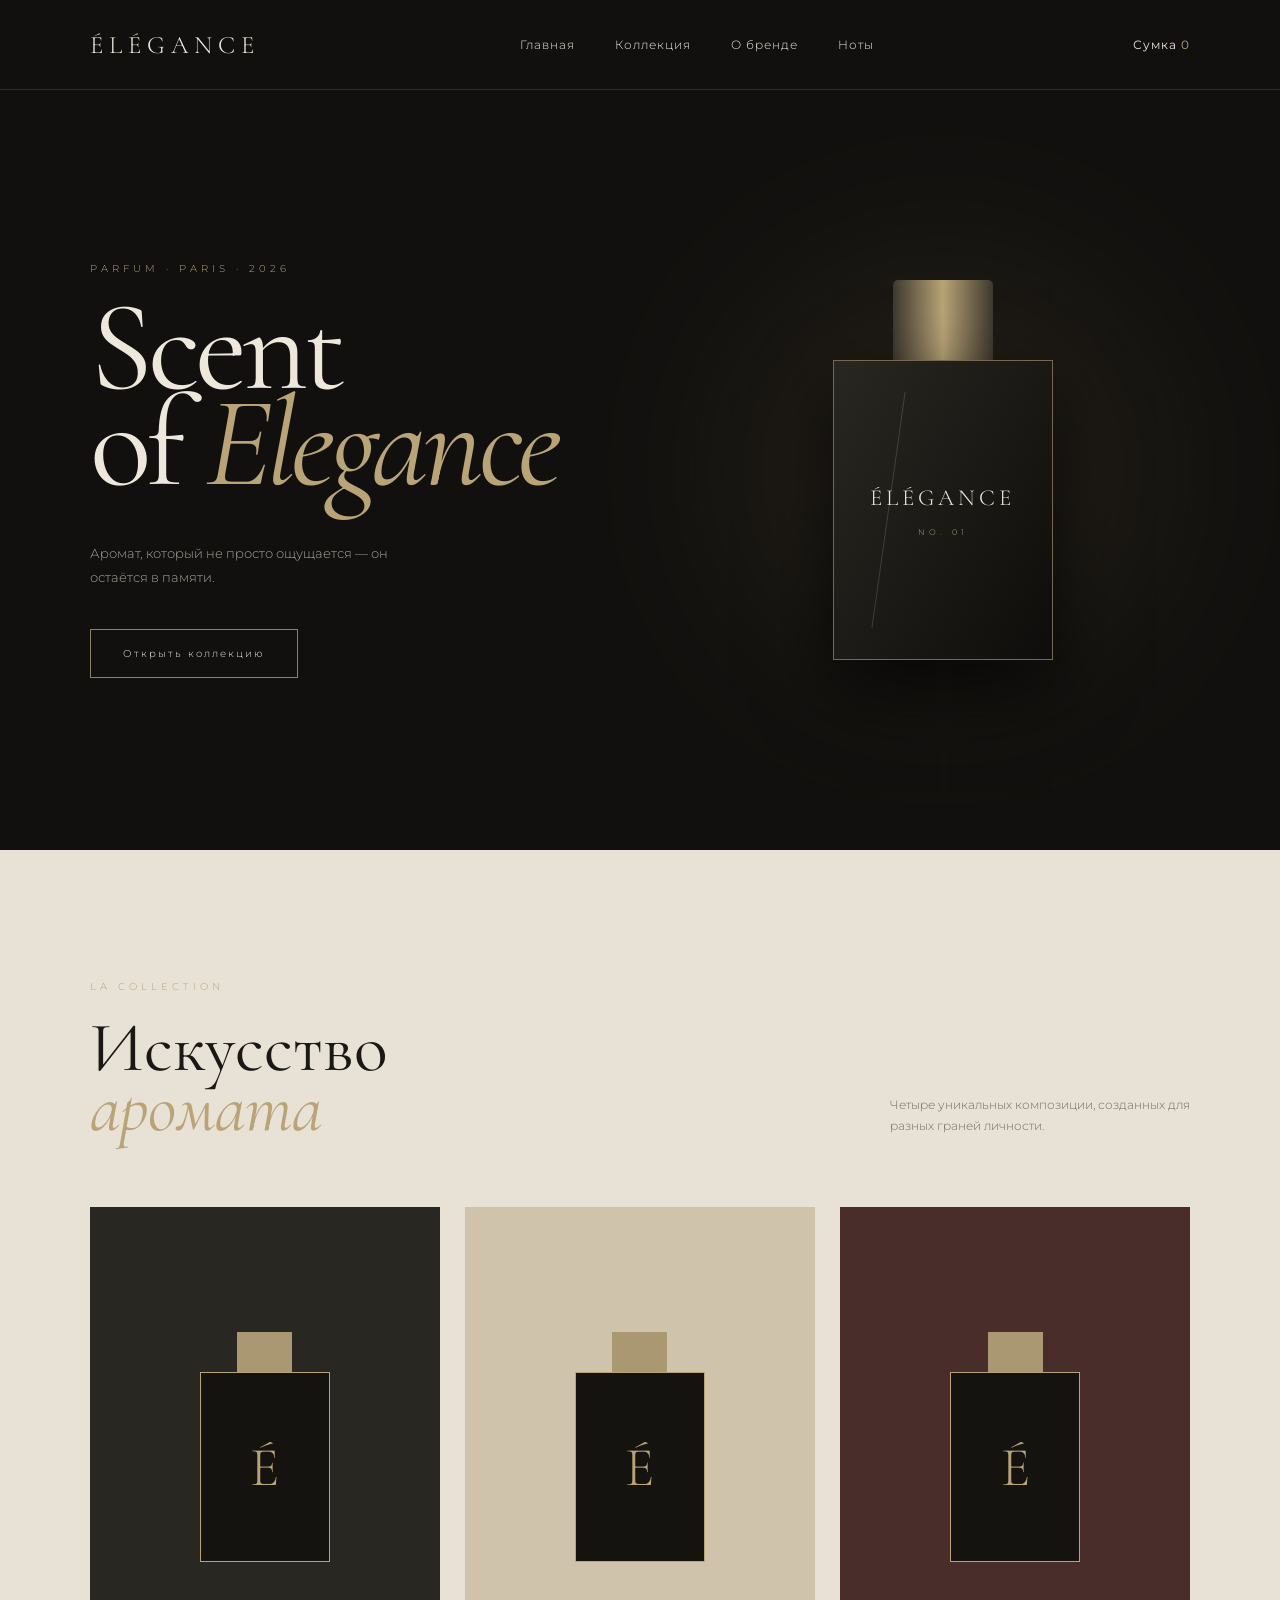
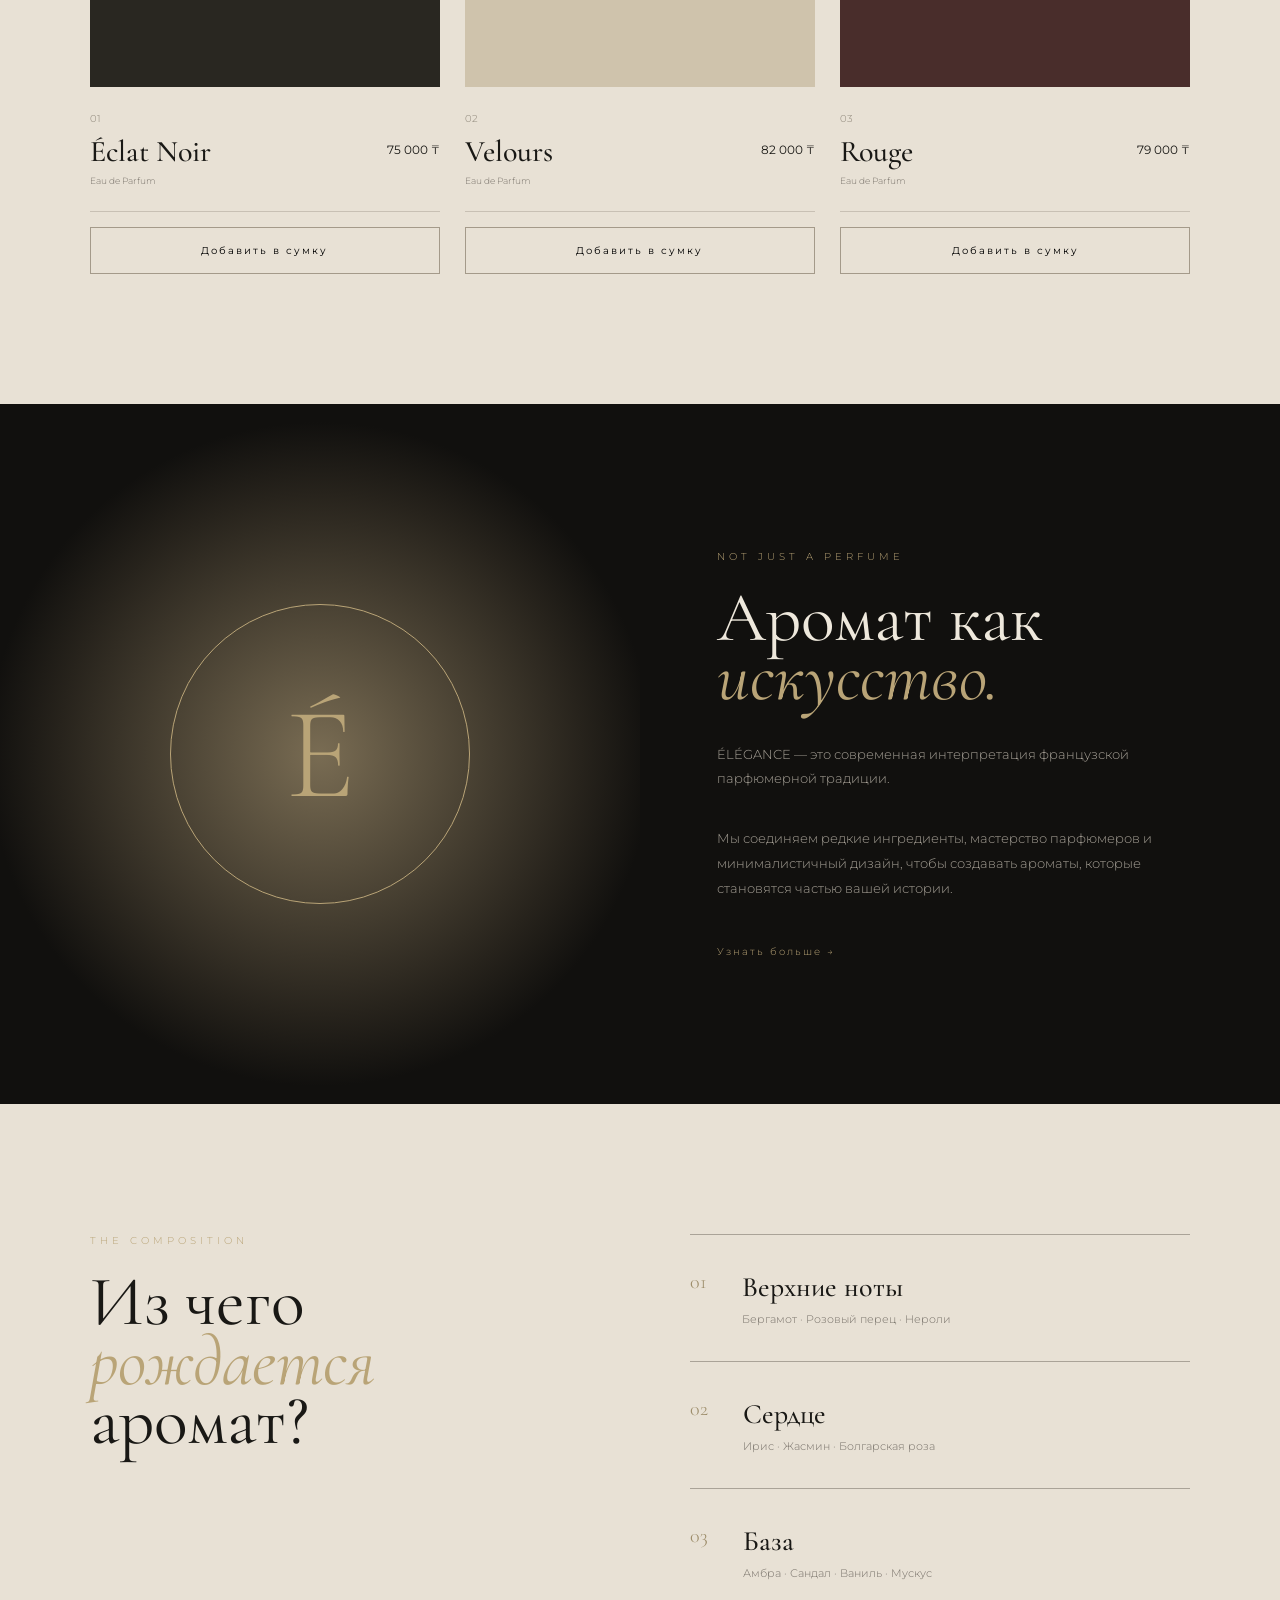
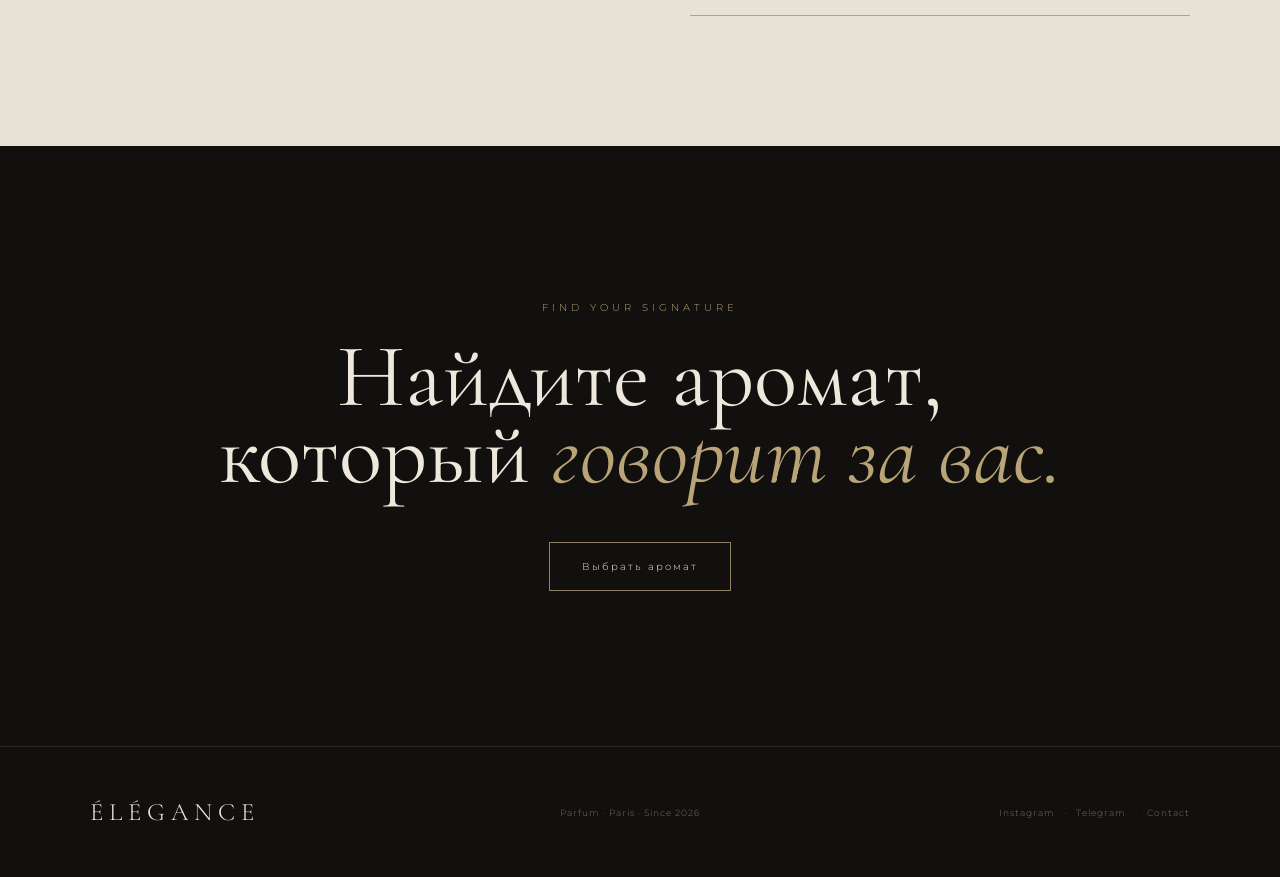
<file: index.html>
<!DOCTYPE html>
<html lang="ru">
<head>
    <meta charset="UTF-8">
    <meta name="viewport" content="width=device-width, initial-scale=1.0">

    <title>ÉLÉGANCE — Luxury Perfume</title>

    <link rel="stylesheet" href="luxxduhi.css">

    <link rel="preconnect" href="https://fonts.googleapis.com">
    <link rel="preconnect" href="https://fonts.gstatic.com">
    <link href="https://fonts.googleapis.com/css2?family=Cormorant+Garamond:wght@400;500;600;700&family=Montserrat:wght@300;400;500&display=swap" rel="stylesheet">
</head>

<body>

    <!-- HEADER -->

    <header class="header">

        <div class="logo">
            ÉLÉGANCE
        </div>

        <nav class="nav">
            <a href="#home">Главная</a>
            <a href="#collection">Коллекция</a>
            <a href="#story">О бренде</a>
            <a href="#notes">Ноты</a>
        </nav>

        <button class="menu-btn">
            ☰
        </button>

        <button class="bag">
            Сумка <span id="cart-count">0</span>
        </button>

    </header>


    <!-- HERO -->

    <section class="hero" id="home">

        <div class="hero-content">

            <p class="eyebrow">
                PARFUM · PARIS · 2026
            </p>

            <h1>
                Scent<br>
                of <i>Elegance</i>
            </h1>

            <p class="hero-description">
                Аромат, который не просто ощущается —
                он остаётся в памяти.
            </p>

            <a href="#collection" class="main-btn">
                Открыть коллекцию
            </a>

        </div>

        <div class="hero-bottle">

            <div class="glow"></div>

            <div class="perfume-bottle">

                <div class="cap"></div>

                <div class="bottle-body">
                    <span>ÉLÉGANCE</span>
                    <small>NO. 01</small>
                </div>

            </div>

        </div>

    </section>


    <!-- COLLECTION -->

    <section class="collection" id="collection">

        <div class="section-heading">

            <div>
                <p class="eyebrow">LA COLLECTION</p>

                <h2>
                    Искусство<br>
                    <i>аромата</i>
                </h2>
            </div>

            <p>
                Четыре уникальных композиции,
                созданных для разных граней личности.
            </p>

        </div>


        <div class="products">

            <!-- CARD 1 -->

            <article class="product">

                <div class="product-image bottle-dark">

                    <div class="mini-bottle">
                        <div class="mini-cap"></div>
                        <div class="mini-body">
                            É
                        </div>
                    </div>

                </div>

                <div class="product-info">

                    <div>
                        <p class="product-number">01</p>

                        <h3>Éclat Noir</h3>

                        <p class="type">
                            Eau de Parfum
                        </p>
                    </div>

                    <strong>
                        75 000 ₸
                    </strong>

                </div>

                <button
                    class="add-btn"
                    data-name="Éclat Noir">

                    Добавить в сумку

                </button>

            </article>


            <!-- CARD 2 -->

            <article class="product">

                <div class="product-image bottle-beige">

                    <div class="mini-bottle">
                        <div class="mini-cap"></div>
                        <div class="mini-body">
                            É
                        </div>
                    </div>

                </div>

                <div class="product-info">

                    <div>
                        <p class="product-number">02</p>

                        <h3>Velours</h3>

                        <p class="type">
                            Eau de Parfum
                        </p>
                    </div>

                    <strong>
                        82 000 ₸
                    </strong>

                </div>

                <button
                    class="add-btn"
                    data-name="Velours">

                    Добавить в сумку

                </button>

            </article>


            <!-- CARD 3 -->

            <article class="product">

                <div class="product-image bottle-red">

                    <div class="mini-bottle">
                        <div class="mini-cap"></div>
                        <div class="mini-body">
                            É
                        </div>
                    </div>

                </div>

                <div class="product-info">

                    <div>
                        <p class="product-number">03</p>

                        <h3>Rouge</h3>

                        <p class="type">
                            Eau de Parfum
                        </p>
                    </div>

                    <strong>
                        79 000 ₸
                    </strong>

                </div>

                <button
                    class="add-btn"
                    data-name="Rouge">

                    Добавить в сумку

                </button>

            </article>

        </div>

    </section>


    <!-- BRAND STORY -->

    <section class="story" id="story">

        <div class="story-image">

            <div class="story-circle">
                É
            </div>

        </div>

        <div class="story-text">

            <p class="eyebrow">
                NOT JUST A PERFUME
            </p>

            <h2>
                Аромат как<br>
                <i>искусство.</i>
            </h2>

            <p>
                ÉLÉGANCE — это современная интерпретация
                французской парфюмерной традиции.
            </p>

            <p>
                Мы соединяем редкие ингредиенты,
                мастерство парфюмеров и минималистичный
                дизайн, чтобы создавать ароматы,
                которые становятся частью вашей истории.
            </p>

            <a href="#notes" class="text-link">
                Узнать больше →
            </a>

        </div>

    </section>


    <!-- NOTES -->

    <section class="notes" id="notes">

        <div class="notes-title">

            <p class="eyebrow">
                THE COMPOSITION
            </p>

            <h2>
                Из чего<br>
                <i>рождается</i> аромат?
            </h2>

        </div>


        <div class="notes-list">

            <div class="note">

                <span>01</span>

                <div>
                    <h3>Верхние ноты</h3>
                    <p>
                        Бергамот · Розовый перец · Нероли
                    </p>
                </div>

            </div>


            <div class="note">

                <span>02</span>

                <div>
                    <h3>Сердце</h3>
                    <p>
                        Ирис · Жасмин · Болгарская роза
                    </p>
                </div>

            </div>


            <div class="note">

                <span>03</span>

                <div>
                    <h3>База</h3>
                    <p>
                        Амбра · Сандал · Ваниль · Мускус
                    </p>
                </div>

            </div>

        </div>

    </section>


    <!-- CTA -->

    <section class="cta">

        <p class="eyebrow">
            FIND YOUR SIGNATURE
        </p>

        <h2>
            Найдите аромат,<br>
            который <i>говорит за вас.</i>
        </h2>

        <a href="#collection" class="main-btn">
            Выбрать аромат
        </a>

    </section>


    <!-- FOOTER -->

    <footer>

        <div class="footer-logo">
            ÉLÉGANCE
        </div>

        <p>
            Parfum · Paris · Since 2026
        </p>

        <div class="socials">
            Instagram &nbsp; · &nbsp;
            Telegram &nbsp; · &nbsp;
            Contact
        </div>

    </footer>


    <script src="script.js"></script>

</body>
</html>
</file>
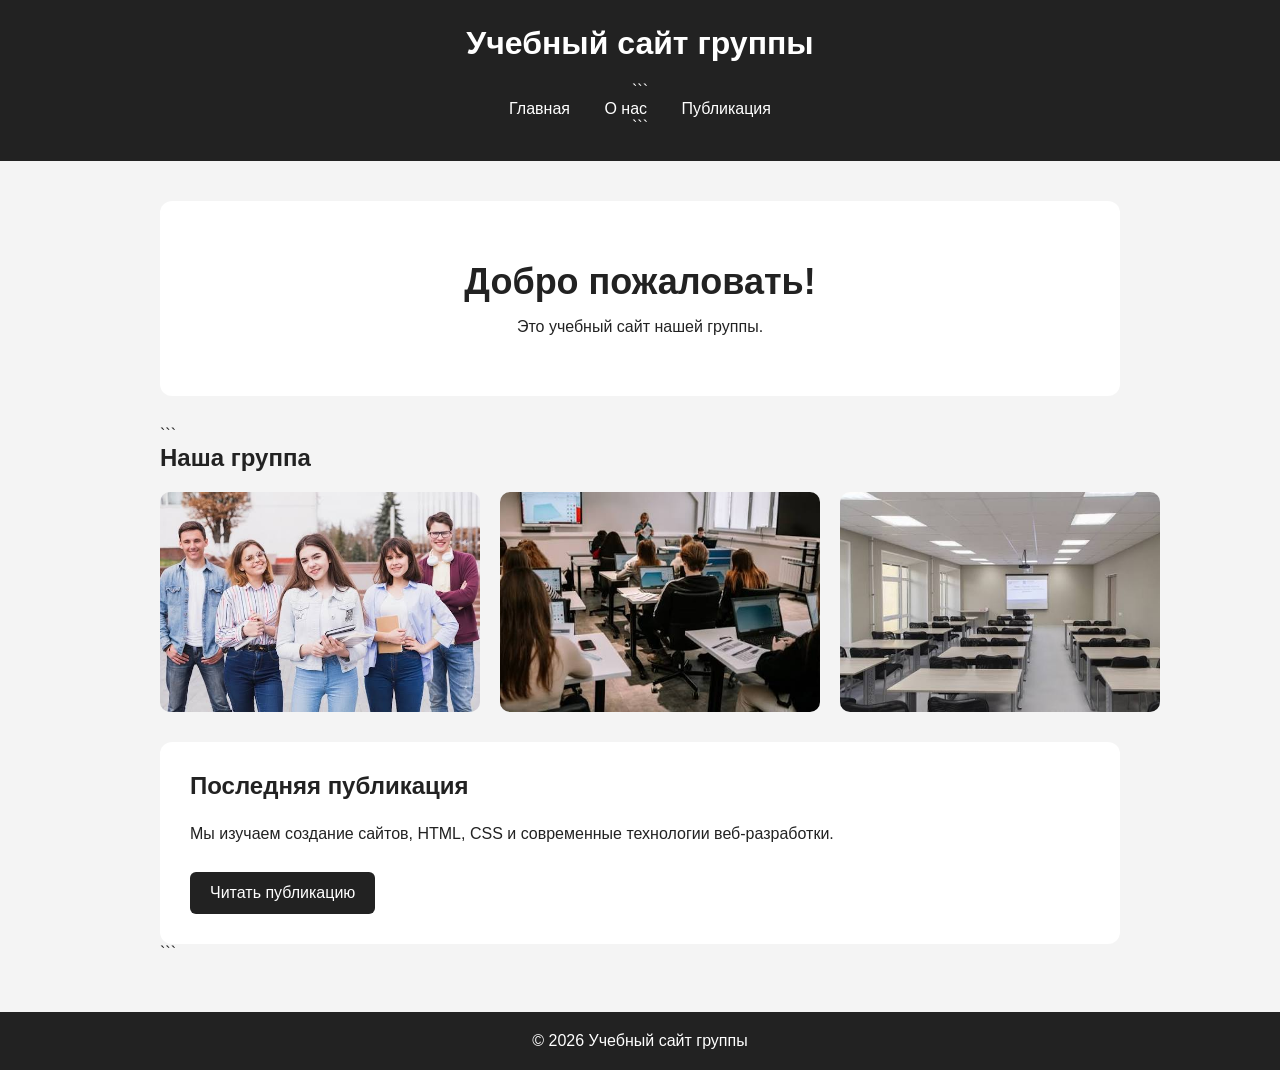
<file: burmalda/index.html>
<!DOCTYPE html>

<html lang="ru">
<head>
    <meta charset="UTF-8">
    <meta name="viewport" content="width=device-width, initial-scale=1.0">
    <title>Учебный сайт группы</title>
    <link rel="stylesheet" href="style.css">
</head>
<body>

<header>
    <h1>Учебный сайт группы</h1>

```
<nav>
    <a href="index.html">Главная</a>
    <a href="about.html">О нас</a>
    <a href="post.html">Публикация</a>
</nav>
```

</header>

<main>
    <section class="hero">
        <h2>Добро пожаловать!</h2>
        <p>Это учебный сайт нашей группы.</p>
    </section>

```
<section>
    <h2>Наша группа</h2>

    <div class="gallery">
        <img src="img/group.jpg" alt="Наша группа">
        <img src="img/studing.jpg" alt="Учебный процесс">
        <img src="img/audit.jpg" alt="Учебная аудитория">
    </div>
</section>

<section class="info">
    <h2>Последняя публикация</h2>
    <p>
        Мы изучаем создание сайтов, HTML, CSS и современные
        технологии веб-разработки.
    </p>

    <a class="button" href="post.html">Читать публикацию</a>
</section>
```

</main>

<footer>
    <p>© 2026 Учебный сайт группы</p>
</footer>

</body>
</html>
</file>
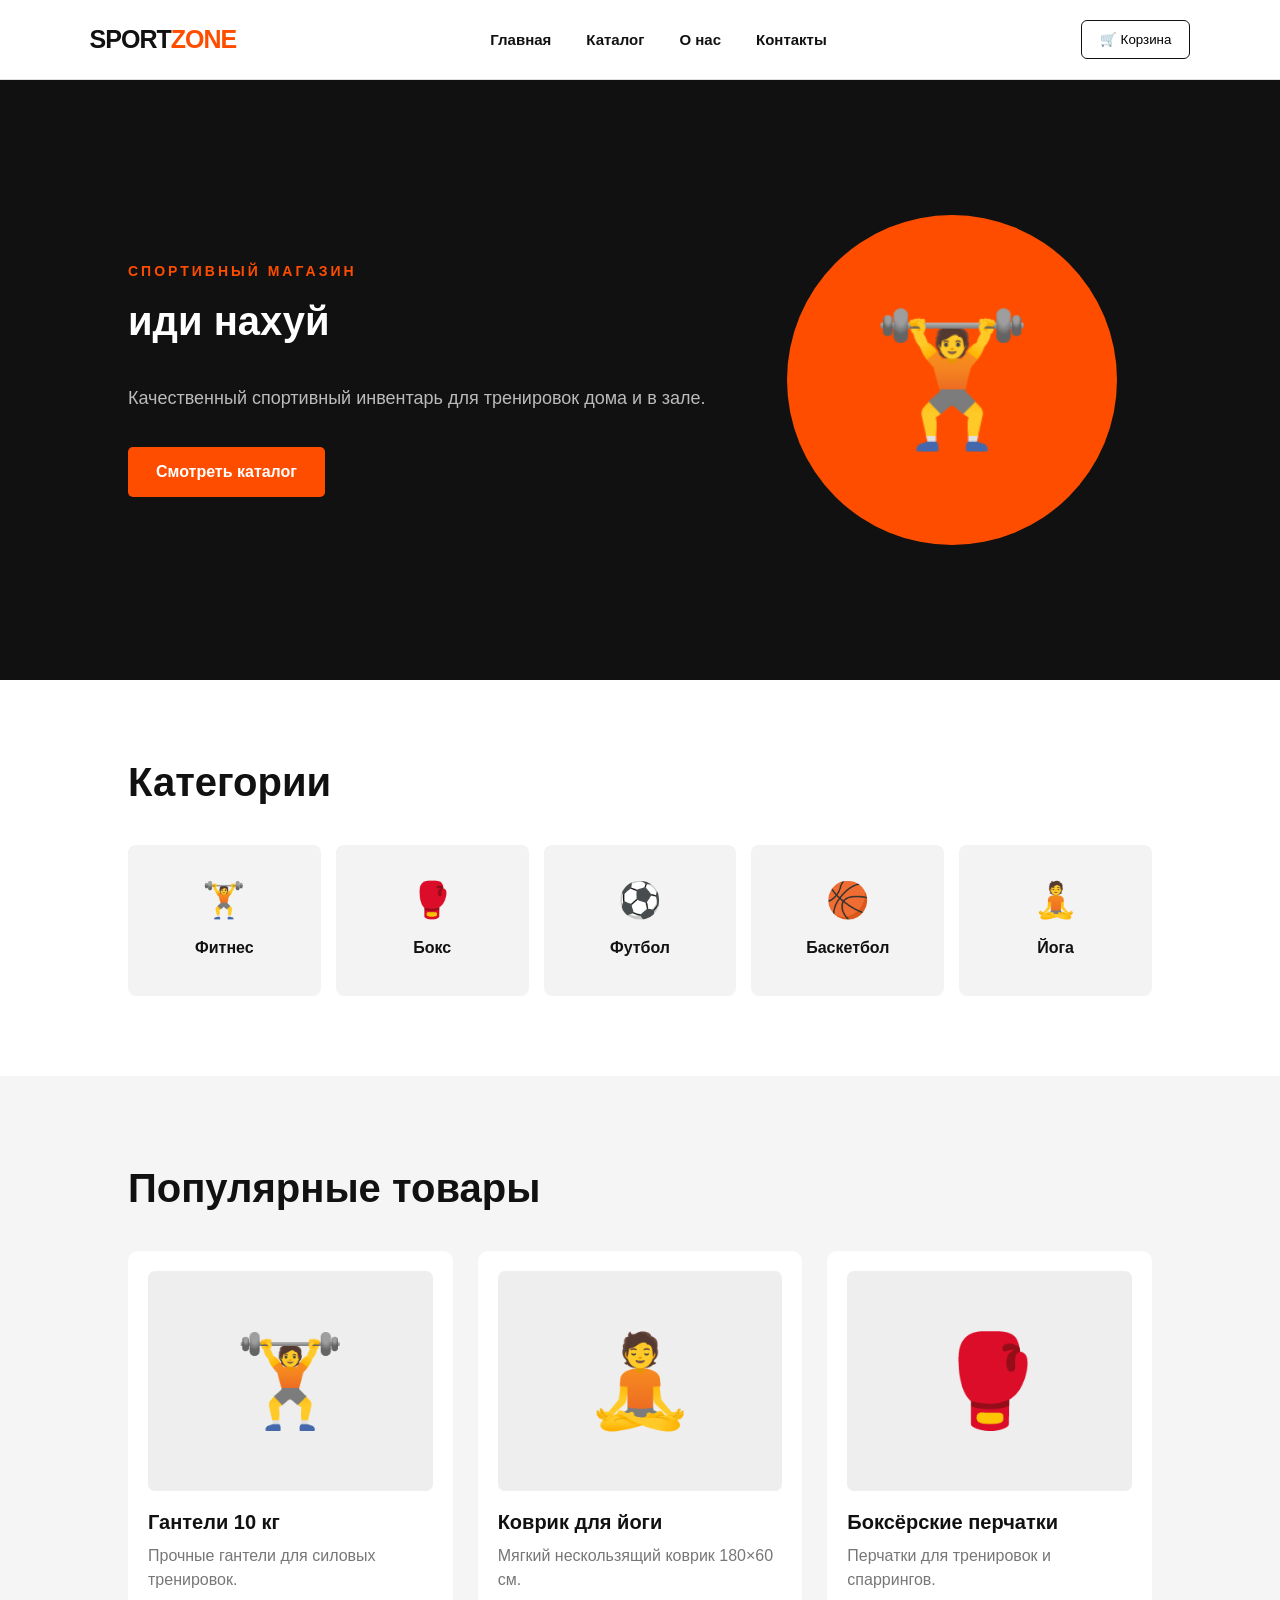
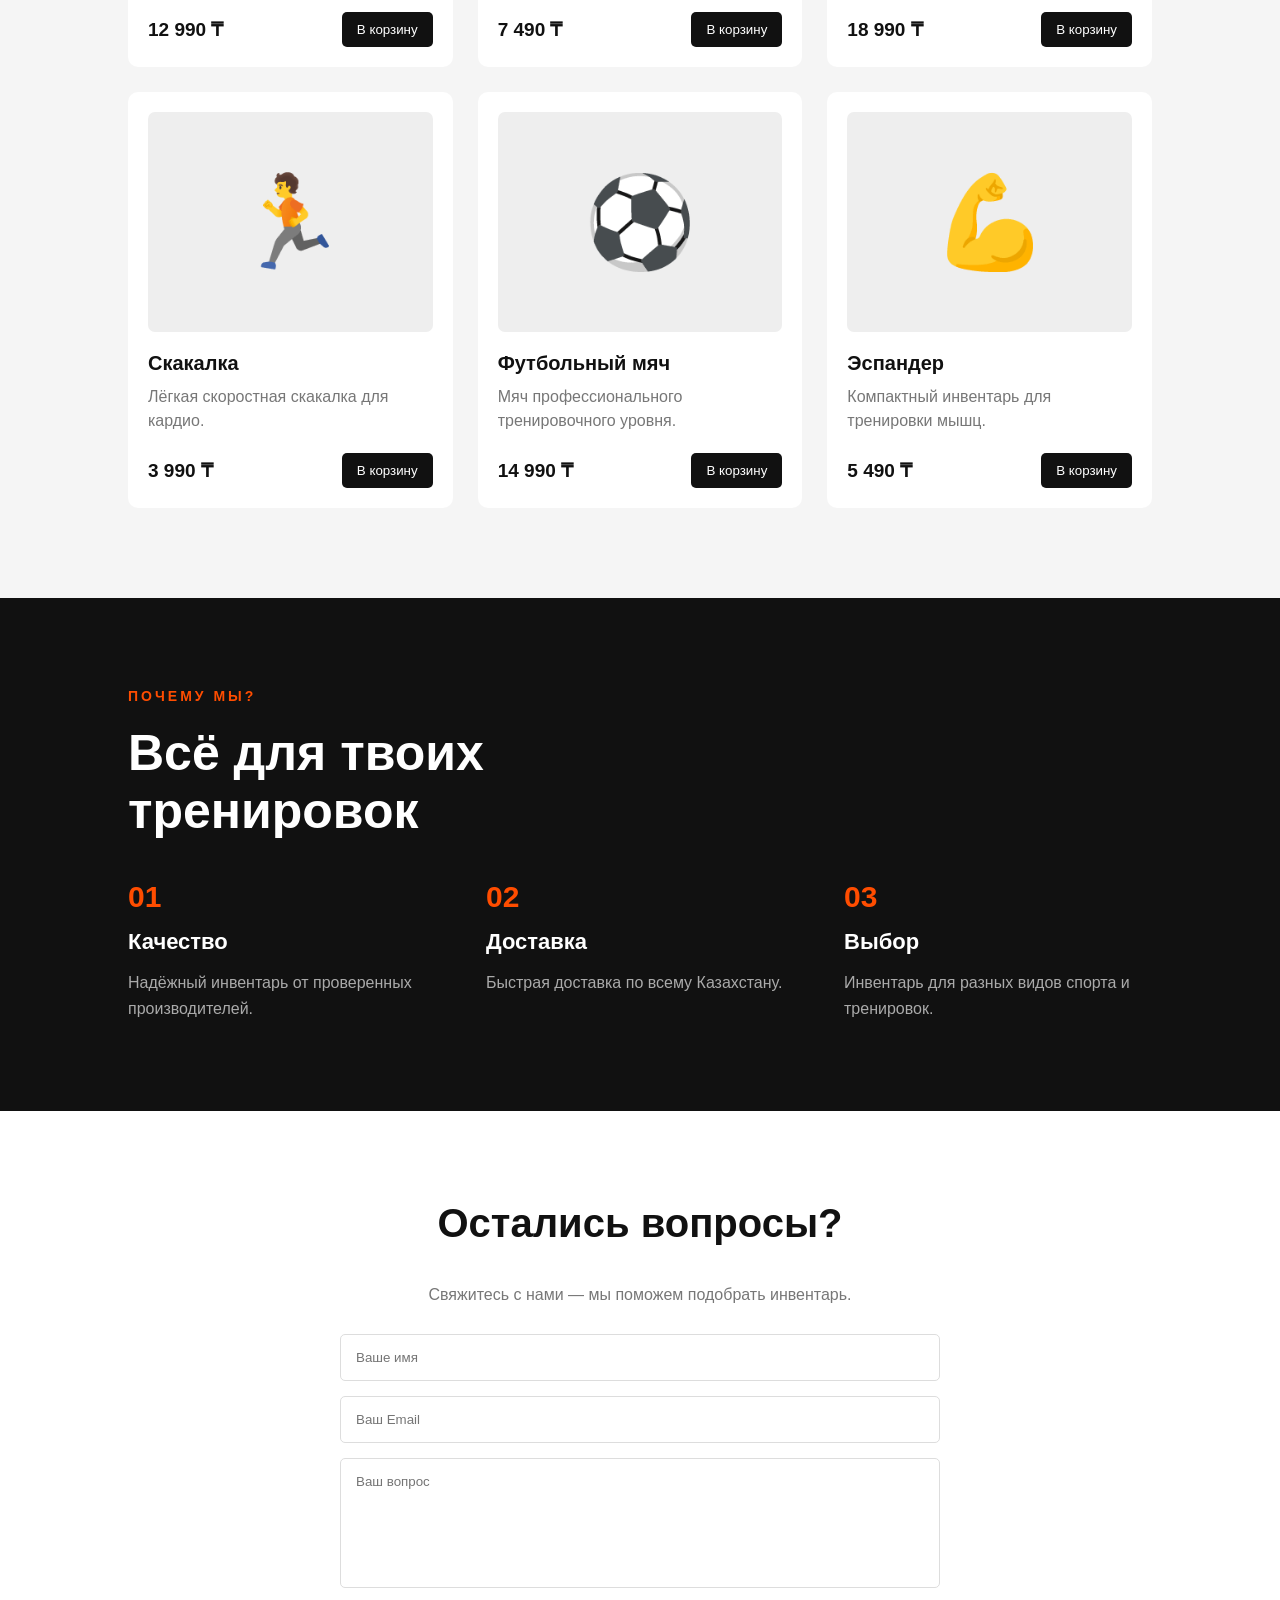
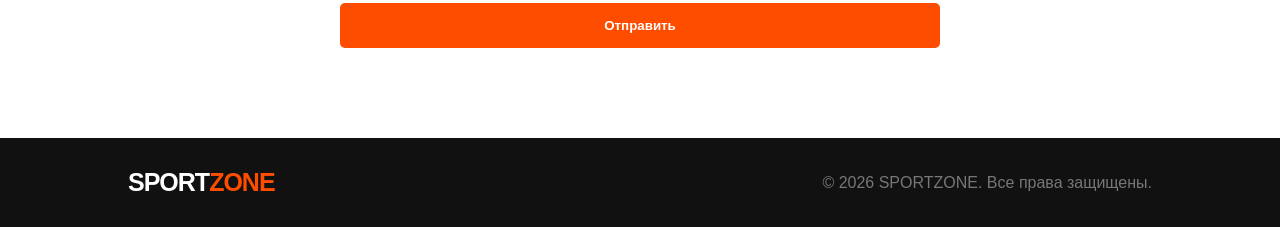
<file: burmalda1/index.html>
<!DOCTYPE html>
<html lang="ru">
<head>
    <meta charset="UTF-8">
    <meta name="viewport" content="width=device-width, initial-scale=1.0">
    <title>SPORTZONE — Спортивный инь</title>
    <link rel="stylesheet" href="style.css">
</head>

<body>

<header>
    <div class="logo">SPORT<span>ZONE</span></div>

    <nav>
        <a href="#home">Главная</a>
        <a href="#catalog">Каталог</a>
        <a href="#about">О нас</a>
        <a href="#contacts">Контакты</a>
    </nav>

    <button class="cart">🛒 Корзина</button>
</header>


<section class="hero" id="home">
    <div class="hero-text">
        <p class="subtitle">СПОРТИВНЫЙ МАГАЗИН</p>

        <h2> иди нахуй </h2>

        <p>
            Качественный спортивный инвентарь
            для тренировок дома и в зале.
        </p>

        <a href="#catalog" class="button">Смотреть каталог</a>
    </div>

    <div class="hero-image">
        <div class="circle">🏋️</div>
    </div>
</section>


<section class="categories">
    <h2>Категории</h2>

    <div class="category-list">
        <div class="category">🏋️<br><span>Фитнес</span></div>
        <div class="category">🥊<br><span>Бокс</span></div>
        <div class="category">⚽<br><span>Футбол</span></div>
        <div class="category">🏀<br><span>Баскетбол</span></div>
        <div class="category">🧘<br><span>Йога</span></div>
    </div>
</section>


<section class="catalog" id="catalog">
    <h2>Популярные товары</h2>

    <div class="products">

        <div class="product">
            <div class="product-image">🏋️</div>
            <h3>Гантели 10 кг</h3>
            <p>Прочные гантели для силовых тренировок.</p>
            <div class="bottom">
                <strong>12 990 ₸</strong>
                <button>В корзину</button>
            </div>
        </div>

        <div class="product">
            <div class="product-image">🧘</div>
            <h3>Коврик для йоги</h3>
            <p>Мягкий нескользящий коврик 180×60 см.</p>
            <div class="bottom">
                <strong>7 490 ₸</strong>
                <button>В корзину</button>
            </div>
        </div>

        <div class="product">
            <div class="product-image">🥊</div>
            <h3>Боксёрские перчатки</h3>
            <p>Перчатки для тренировок и спаррингов.</p>
            <div class="bottom">
                <strong>18 990 ₸</strong>
                <button>В корзину</button>
            </div>
        </div>

        <div class="product">
            <div class="product-image">🏃</div>
            <h3>Скакалка</h3>
            <p>Лёгкая скоростная скакалка для кардио.</p>
            <div class="bottom">
                <strong>3 990 ₸</strong>
                <button>В корзину</button>
            </div>
        </div>

        <div class="product">
            <div class="product-image">⚽</div>
            <h3>Футбольный мяч</h3>
            <p>Мяч профессионального тренировочного уровня.</p>
            <div class="bottom">
                <strong>14 990 ₸</strong>
                <button>В корзину</button>
            </div>
        </div>

        <div class="product">
            <div class="product-image">💪</div>
            <h3>Эспандер</h3>
            <p>Компактный инвентарь для тренировки мышц.</p>
            <div class="bottom">
                <strong>5 490 ₸</strong>
                <button>В корзину</button>
            </div>
        </div>

    </div>
</section>


<section class="about" id="about">
    <div>
        <p class="subtitle">ПОЧЕМУ МЫ?</p>
        <h2>Всё для твоих тренировок</h2>
    </div>

    <div class="advantages">
        <div>
            <b>01</b>
            <h3>Качество</h3>
            <p>Надёжный инвентарь от проверенных производителей.</p>
        </div>

        <div>
            <b>02</b>
            <h3>Доставка</h3>
            <p>Быстрая доставка по всему Казахстану.</p>
        </div>

        <div>
            <b>03</b>
            <h3>Выбор</h3>
            <p>Инвентарь для разных видов спорта и тренировок.</p>
        </div>
    </div>
</section>


<section class="contacts" id="contacts">
    <h2>Остались вопросы?</h2>
    <p>Свяжитесь с нами — мы поможем подобрать инвентарь.</p>

    <form>
        <input type="text" placeholder="Ваше имя">
        <input type="email" placeholder="Ваш Email">
        <textarea placeholder="Ваш вопрос"></textarea>
        <button type="submit">Отправить</button>
    </form>
</section>


<footer>
    <div class="logo">SPORT<span>ZONE</span></div>
    <p>© 2026 SPORTZONE. Все права защищены.</p>
</footer>

</body>
</html>
</file>
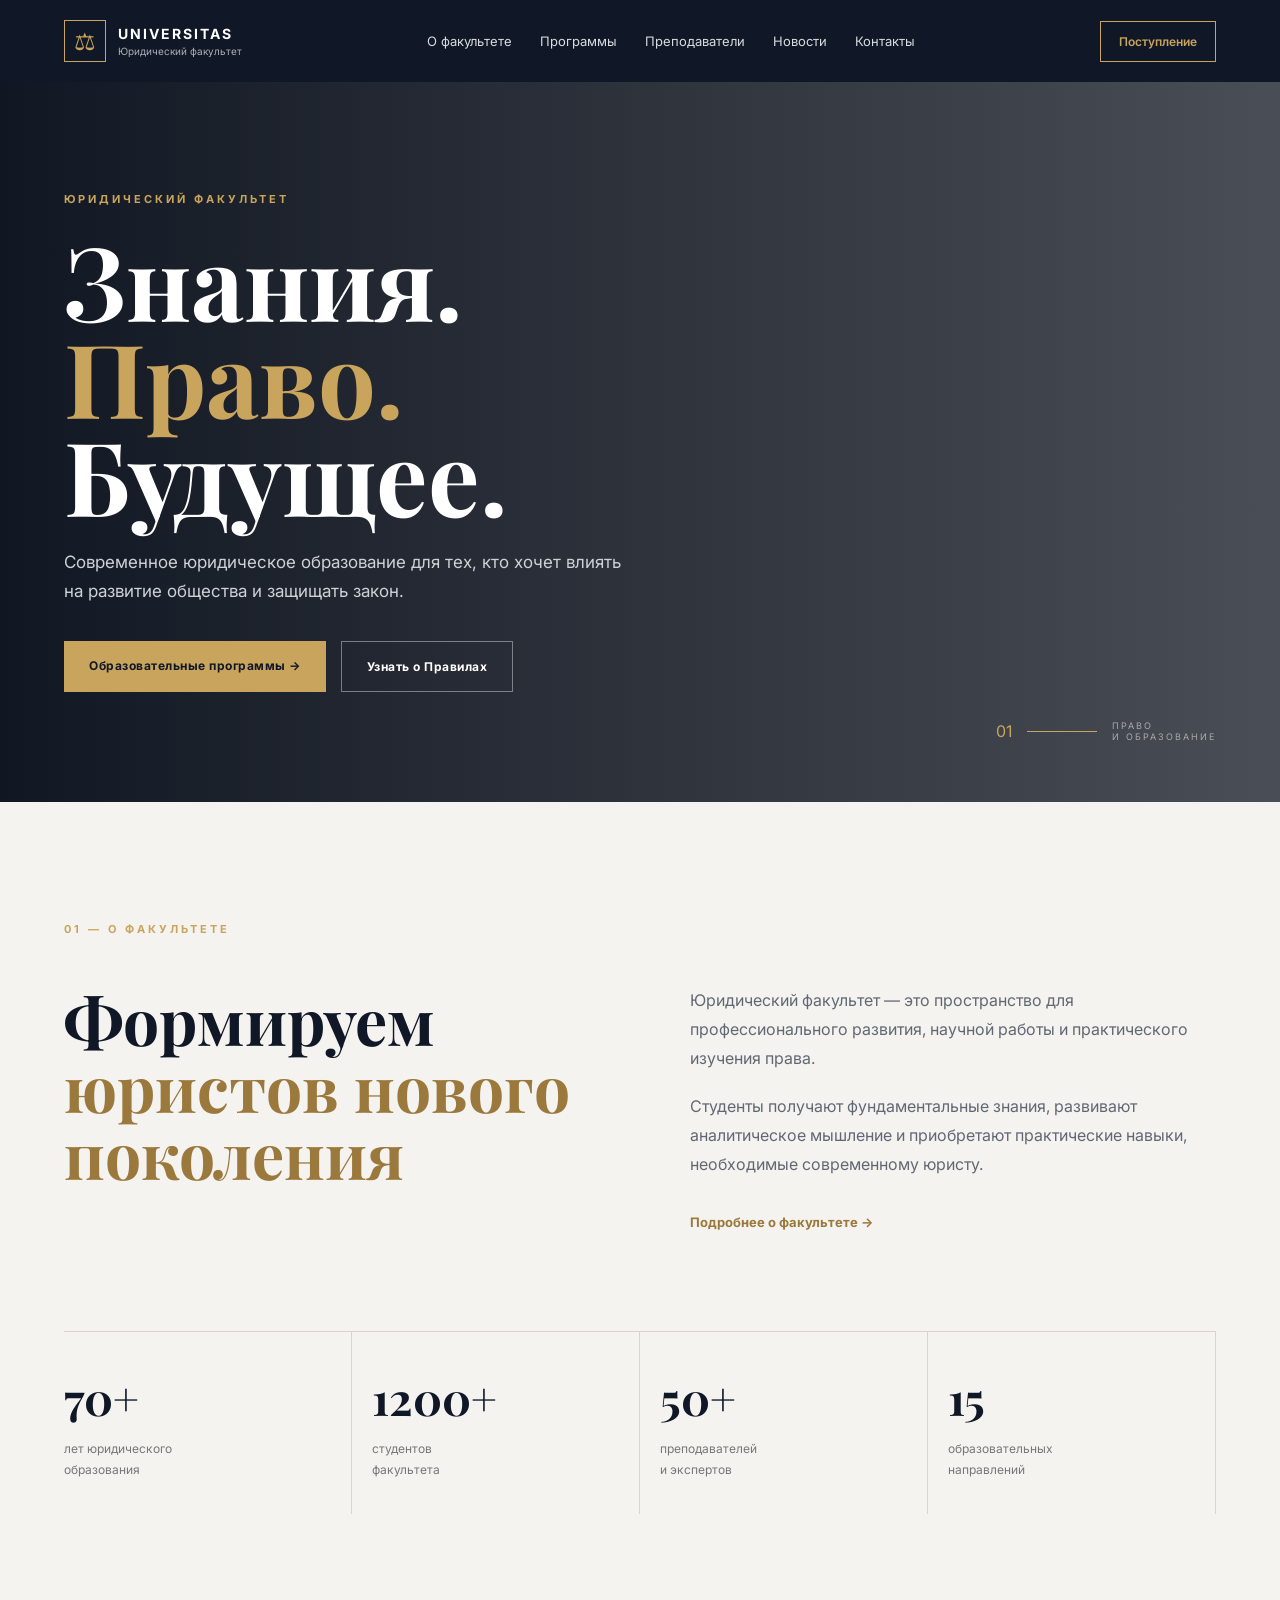
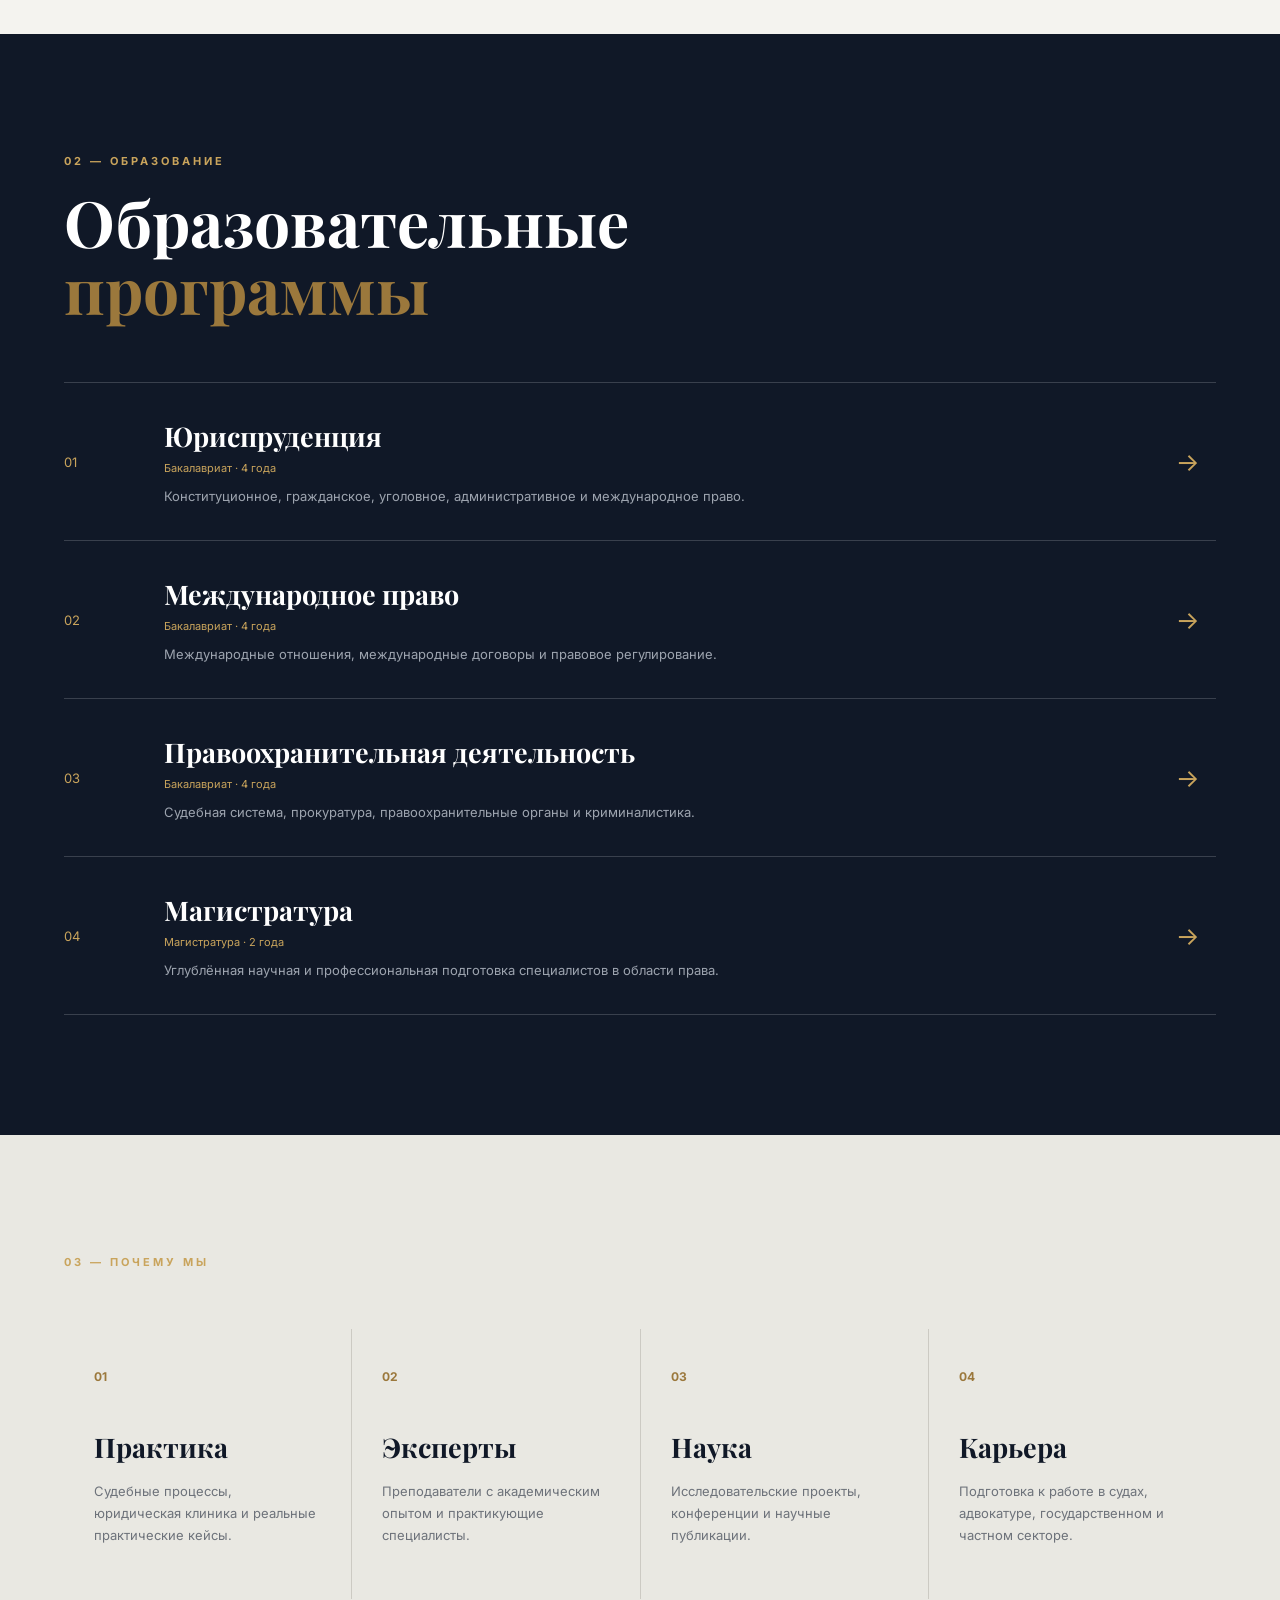
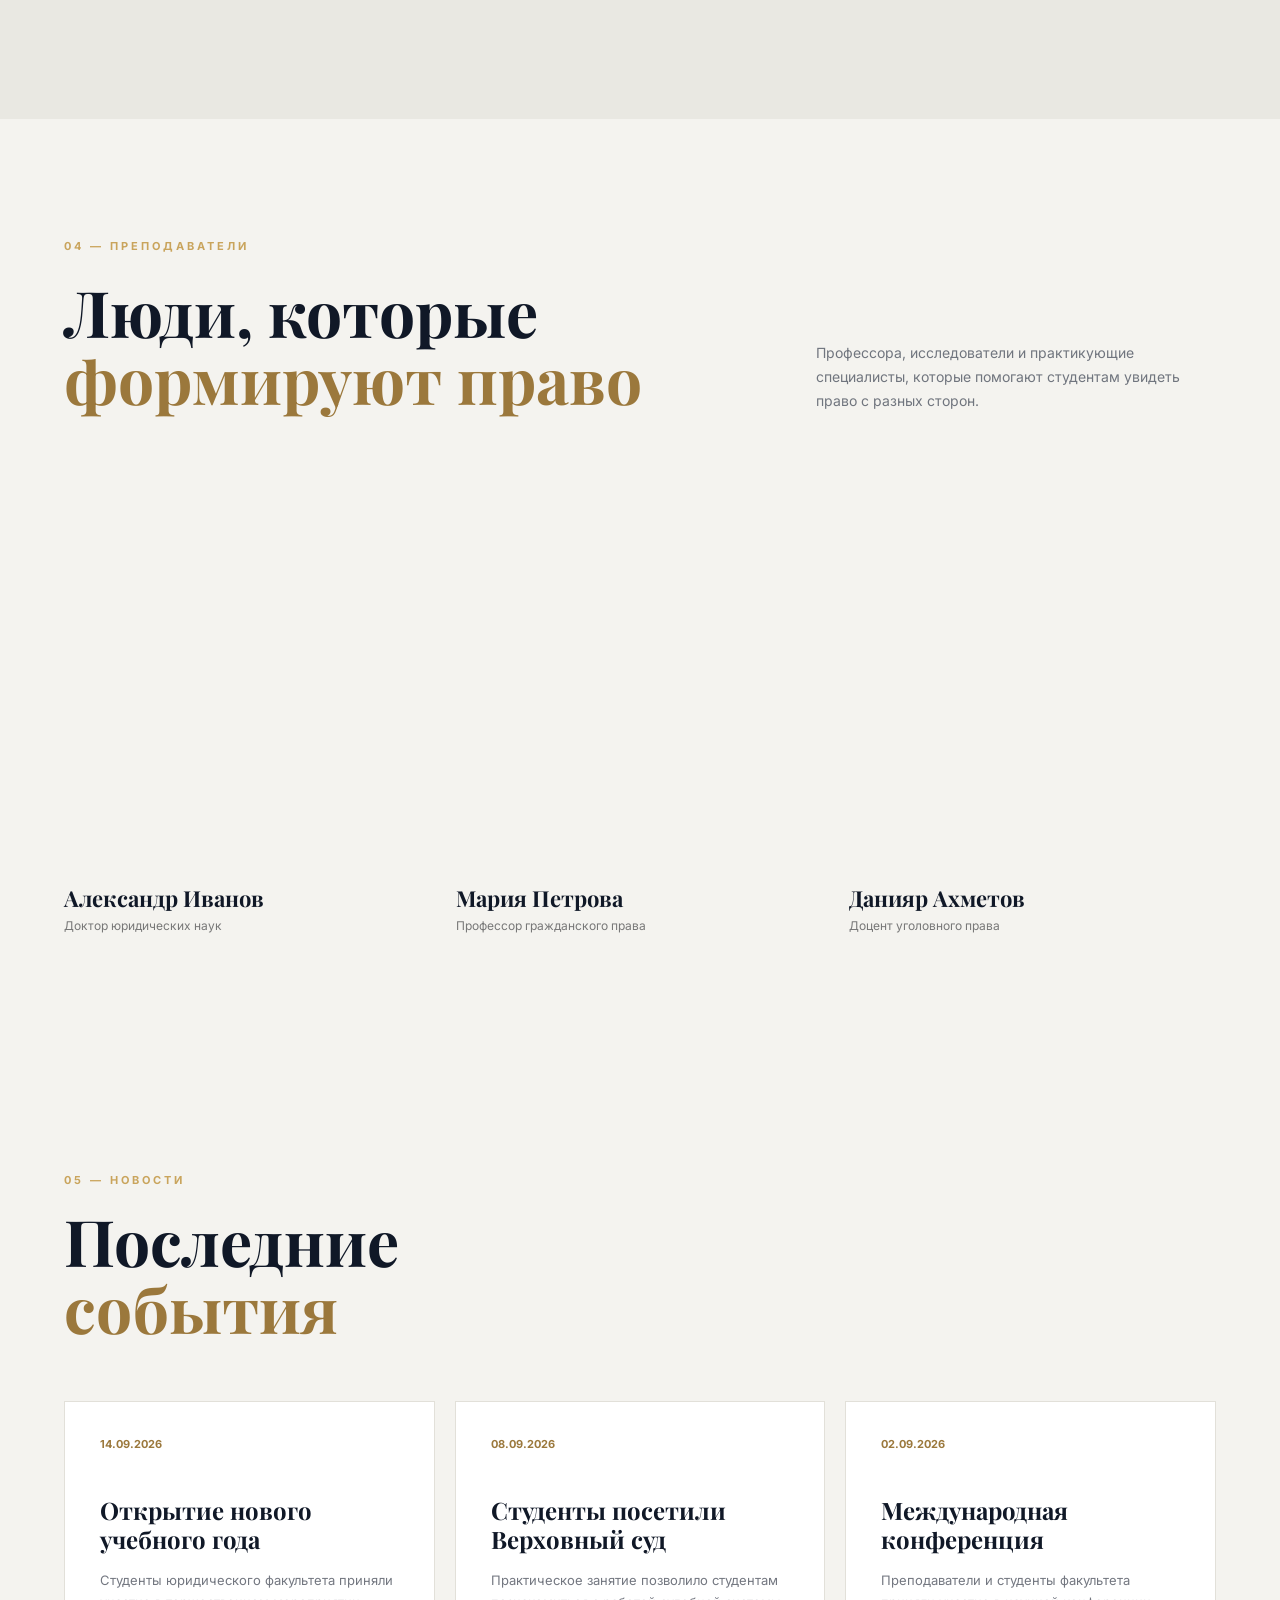
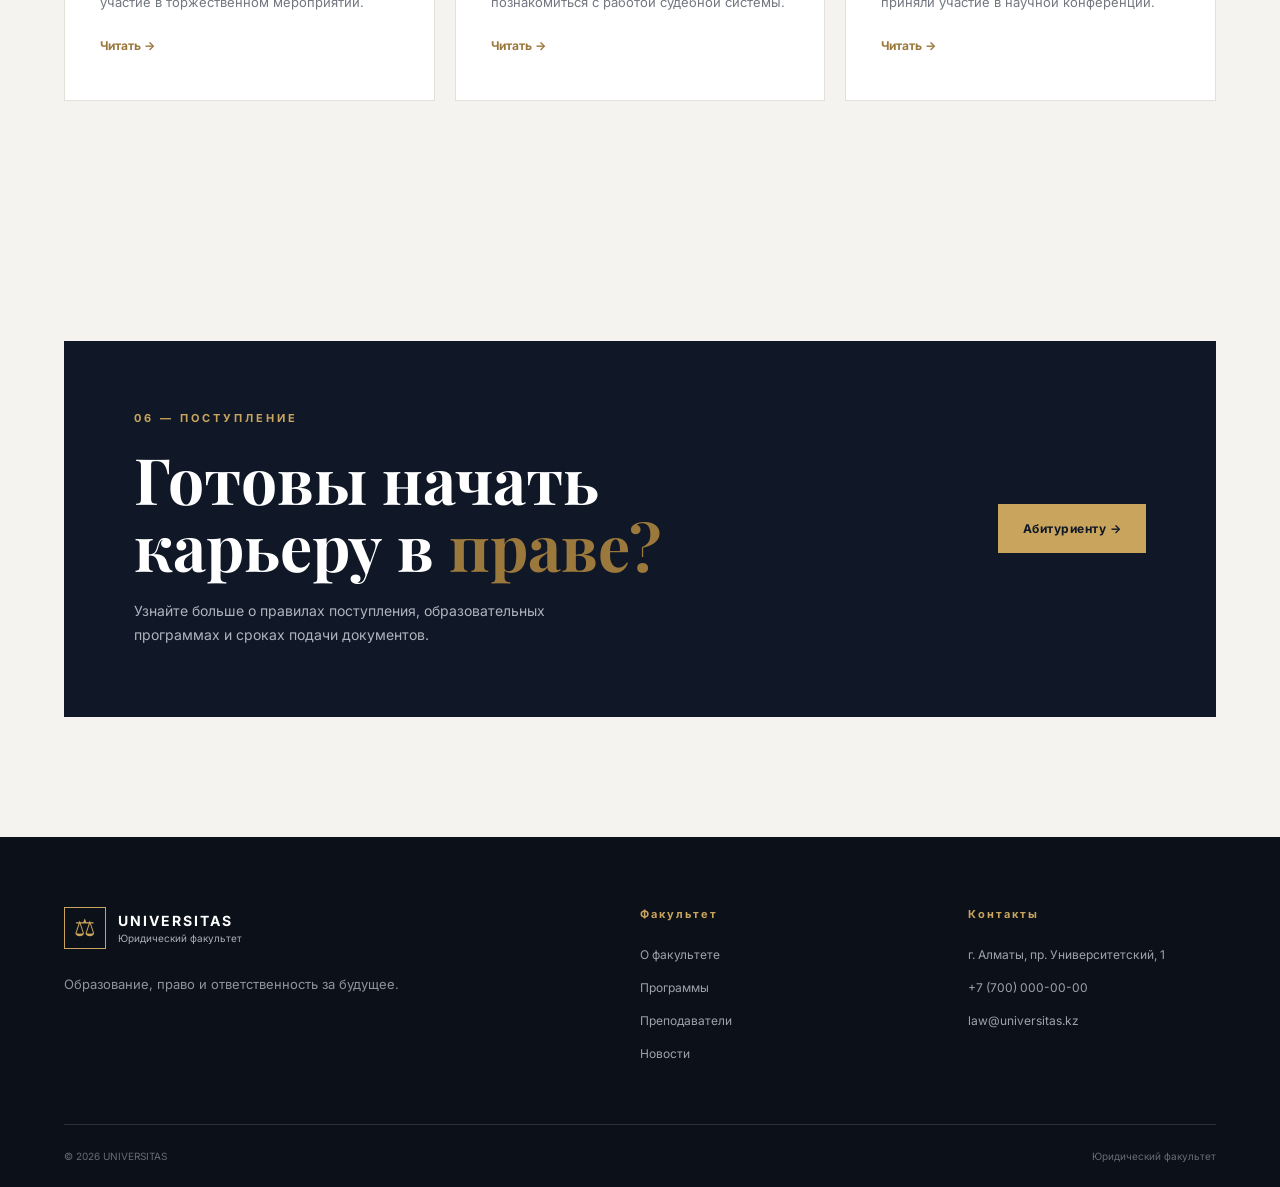
<file: law-faculty/index.html>
<!DOCTYPE html>
<html lang="ru">
<head>
    <meta charset="UTF-8">
    <meta name="viewport" content="width=device-width, initial-scale=1.0">

    <title>НЕ мой сайт</title>

    <link rel="stylesheet" href="style.css">

    <link rel="preconnect" href="https://fonts.googleapis.com">
    <link rel="preconnect" href="https://fonts.gstatic.com" crossorigin>
    <link href="https://fonts.googleapis.com/css2?family=Inter:wght@400;500;600;700;800&family=Playfair+Display:wght@600;700&display=swap" rel="stylesheet">
</head>

<body>

<!-- HEADER -->
<header class="header">
    <div class="container header-inner">

        <a href="#" class="logo">
            <div class="logo-icon">⚖</div>
            <div>
                <strong>UNIVERSITAS</strong>
                <span>Юридический факультет</span>
            </div>
        </a>

        <nav class="nav">
            <a href="#about">О факультете</a>
            <a href="#programs">Программы</a>
            <a href="#teachers">Преподаватели</a>
            <a href="#news">Новости</a>
            <a href="#contacts">Контакты</a>
        </nav>

        <a href="#admission" class="header-button">
            Поступление
        </a>

    </div>
</header>


<!-- HERO -->
<section class="hero">

    <div class="hero-overlay"></div>

    <div class="container hero-content">

        <div class="hero-label">
            ЮРИДИЧЕСКИЙ ФАКУЛЬТЕТ
        </div>

        <h1>
            Знания.<br>
            <span>Право.</span><br>
            Будущее.
        </h1>

        <p>
            Современное юридическое образование для тех,
            кто хочет влиять на развитие общества и защищать закон.
        </p>

        <div class="hero-buttons">
            <a href="#programs" class="button button-gold">
                Образовательные программы →
            </a>

            <a href="#about" class="button button-outline">
                Узнать о Правилах
            </a>
        </div>

    </div>

    <div class="hero-number">
        <span>01</span>
        <div></div>
        <small>ПРАВО<br>И ОБРАЗОВАНИЕ</small>
    </div>

</section>


<!-- ABOUT -->
<section class="about section" id="about">

    <div class="container">

        <div class="section-label">
            01 — О ФАКУЛЬТЕТЕ
        </div>

        <div class="about-grid">

            <div>
                <h2>
                    Формируем<br>
                    <span>юристов нового поколения</span>
                </h2>
            </div>

            <div class="about-text">
                <p>
                    Юридический факультет — это пространство для
                    профессионального развития, научной работы и
                    практического изучения права.
                </p>

                <p>
                    Студенты получают фундаментальные знания,
                    развивают аналитическое мышление и приобретают
                    практические навыки, необходимые современному юристу.
                </p>

                <a href="#" class="text-link">
                    Подробнее о факультете →
                </a>
            </div>

        </div>

        <div class="stats">

            <div class="stat">
                <strong>70+</strong>
                <span>лет юридического<br>образования</span>
            </div>

            <div class="stat">
                <strong>1200+</strong>
                <span>студентов<br>факультета</span>
            </div>

            <div class="stat">
                <strong>50+</strong>
                <span>преподавателей<br>и экспертов</span>
            </div>

            <div class="stat">
                <strong>15</strong>
                <span>образовательных<br>направлений</span>
            </div>

        </div>

    </div>

</section>


<!-- PROGRAMS -->
<section class="programs section" id="programs">

    <div class="container">

        <div class="section-top">
            <div class="section-label">
                02 — ОБРАЗОВАНИЕ
            </div>

            <h2>
                Образовательные<br>
                <span>программы</span>
            </h2>
        </div>

        <div class="program-list">

            <article class="program-card">

                <div class="program-number">01</div>

                <div class="program-content">
                    <h3>Юриспруденция</h3>

                    <p>
                        Бакалавриат · 4 года
                    </p>

                    <span>
                        Конституционное, гражданское,
                        уголовное, административное и
                        международное право.
                    </span>
                </div>

                <a href="#">→</a>

            </article>


            <article class="program-card">

                <div class="program-number">02</div>

                <div class="program-content">
                    <h3>Международное право</h3>

                    <p>
                        Бакалавриат · 4 года
                    </p>

                    <span>
                        Международные отношения,
                        международные договоры и
                        правовое регулирование.
                    </span>
                </div>

                <a href="#">→</a>

            </article>


            <article class="program-card">

                <div class="program-number">03</div>

                <div class="program-content">
                    <h3>Правоохранительная деятельность</h3>

                    <p>
                        Бакалавриат · 4 года
                    </p>

                    <span>
                        Судебная система, прокуратура,
                        правоохранительные органы
                        и криминалистика.
                    </span>
                </div>

                <a href="#">→</a>

            </article>


            <article class="program-card">

                <div class="program-number">04</div>

                <div class="program-content">
                    <h3>Магистратура</h3>

                    <p>
                        Магистратура · 2 года
                    </p>

                    <span>
                        Углублённая научная и
                        профессиональная подготовка
                        специалистов в области права.
                    </span>
                </div>

                <a href="#">→</a>

            </article>

        </div>

    </div>

</section>


<!-- ADVANTAGES -->
<section class="advantages section">

    <div class="container">

        <div class="section-label">
            03 — ПОЧЕМУ МЫ
        </div>

        <div class="advantages-grid">

            <div class="advantage">
                <div class="advantage-icon">01</div>
                <h3>Практика</h3>
                <p>
                    Судебные процессы, юридическая клиника
                    и реальные практические кейсы.
                </p>
            </div>

            <div class="advantage">
                <div class="advantage-icon">02</div>
                <h3>Эксперты</h3>
                <p>
                    Преподаватели с академическим опытом
                    и практикующие специалисты.
                </p>
            </div>

            <div class="advantage">
                <div class="advantage-icon">03</div>
                <h3>Наука</h3>
                <p>
                    Исследовательские проекты,
                    конференции и научные публикации.
                </p>
            </div>

            <div class="advantage">
                <div class="advantage-icon">04</div>
                <h3>Карьера</h3>
                <p>
                    Подготовка к работе в судах,
                    адвокатуре, государственном и
                    частном секторе.
                </p>
            </div>

        </div>

    </div>

</section>


<!-- TEACHERS -->
<section class="teachers section" id="teachers">

    <div class="container">

        <div class="section-label">
            04 — ПРЕПОДАВАТЕЛИ
        </div>

        <div class="teacher-heading">
            <h2>
                Люди, которые<br>
                <span>формируют право</span>
            </h2>

            <p>
                Профессора, исследователи и практикующие
                специалисты, которые помогают студентам
                увидеть право с разных сторон.
            </p>
        </div>


        <div class="teacher-grid">

            <div class="teacher">
                <div class="teacher-photo photo-one"></div>

                <h3>Александр Иванов</h3>
                <p>Доктор юридических наук</p>
            </div>

            <div class="teacher">
                <div class="teacher-photo photo-two"></div>

                <h3>Мария Петрова</h3>
                <p>Профессор гражданского права</p>
            </div>

            <div class="teacher">
                <div class="teacher-photo photo-three"></div>

                <h3>Данияр Ахметов</h3>
                <p>Доцент уголовного права</p>
            </div>

        </div>

    </div>

</section>


<!-- NEWS -->
<section class="news section" id="news">

    <div class="container">

        <div class="section-top">

            <div class="section-label">
                05 — НОВОСТИ
            </div>

            <h2>
                Последние<br>
                <span>события</span>
            </h2>

        </div>


        <div class="news-grid">

            <article class="news-card">

                <div class="news-date">
                    14.09.2026
                </div>

                <h3>
                    Открытие нового учебного года
                </h3>

                <p>
                    Студенты юридического факультета
                    приняли участие в торжественном
                    мероприятии.
                </p>

                <a href="#">Читать →</a>

            </article>


            <article class="news-card">

                <div class="news-date">
                    08.09.2026
                </div>

                <h3>
                    Студенты посетили Верховный суд
                </h3>

                <p>
                    Практическое занятие позволило
                    студентам познакомиться с работой
                    судебной системы.
                </p>

                <a href="#">Читать →</a>

            </article>


            <article class="news-card">

                <div class="news-date">
                    02.09.2026
                </div>

                <h3>
                    Международная конференция
                </h3>

                <p>
                    Преподаватели и студенты факультета
                    приняли участие в научной конференции.
                </p>

                <a href="#">Читать →</a>

            </article>

        </div>

    </div>

</section>


<!-- ADMISSION -->
<section class="admission section" id="admission">

    <div class="container">

        <div class="admission-box">

            <div>
                <div class="section-label">
                    06 — ПОСТУПЛЕНИЕ
                </div>

                <h2>
                    Готовы начать<br>
                    карьеру в <span>праве?</span>
                </h2>

                <p>
                    Узнайте больше о правилах поступления,
                    образовательных программах и сроках
                    подачи документов.
                </p>
            </div>

            <a href="#" class="button button-gold">
                Абитуриенту →
            </a>

        </div>

    </div>

</section>


<!-- CONTACTS -->
<footer class="footer" id="contacts">

    <div class="container">

        <div class="footer-main">

            <div class="footer-brand">

                <div class="logo">
                    <div class="logo-icon">⚖</div>

                    <div>
                        <strong>UNIVERSITAS</strong>
                        <span>Юридический факультет</span>
                    </div>
                </div>

                <p>
                    Образование, право и ответственность
                    за будущее.
                </p>

            </div>


            <div class="footer-column">
                <h4>Факультет</h4>
                <a href="#about">О факультете</a>
                <a href="#programs">Программы</a>
                <a href="#teachers">Преподаватели</a>
                <a href="#news">Новости</a>
            </div>


            <div class="footer-column">
                <h4>Контакты</h4>

                <span>
                    г. Алматы, пр. Университетский, 1
                </span>

                <span>
                    +7 (700) 000-00-00
                </span>

                <span>
                    law@universitas.kz
                </span>
            </div>

        </div>


        <div class="footer-bottom">
            <span>© 2026 UNIVERSITAS</span>
            <span>Юридический факультет</span>
        </div>

    </div>

</footer>

</body>
</html>
</file>
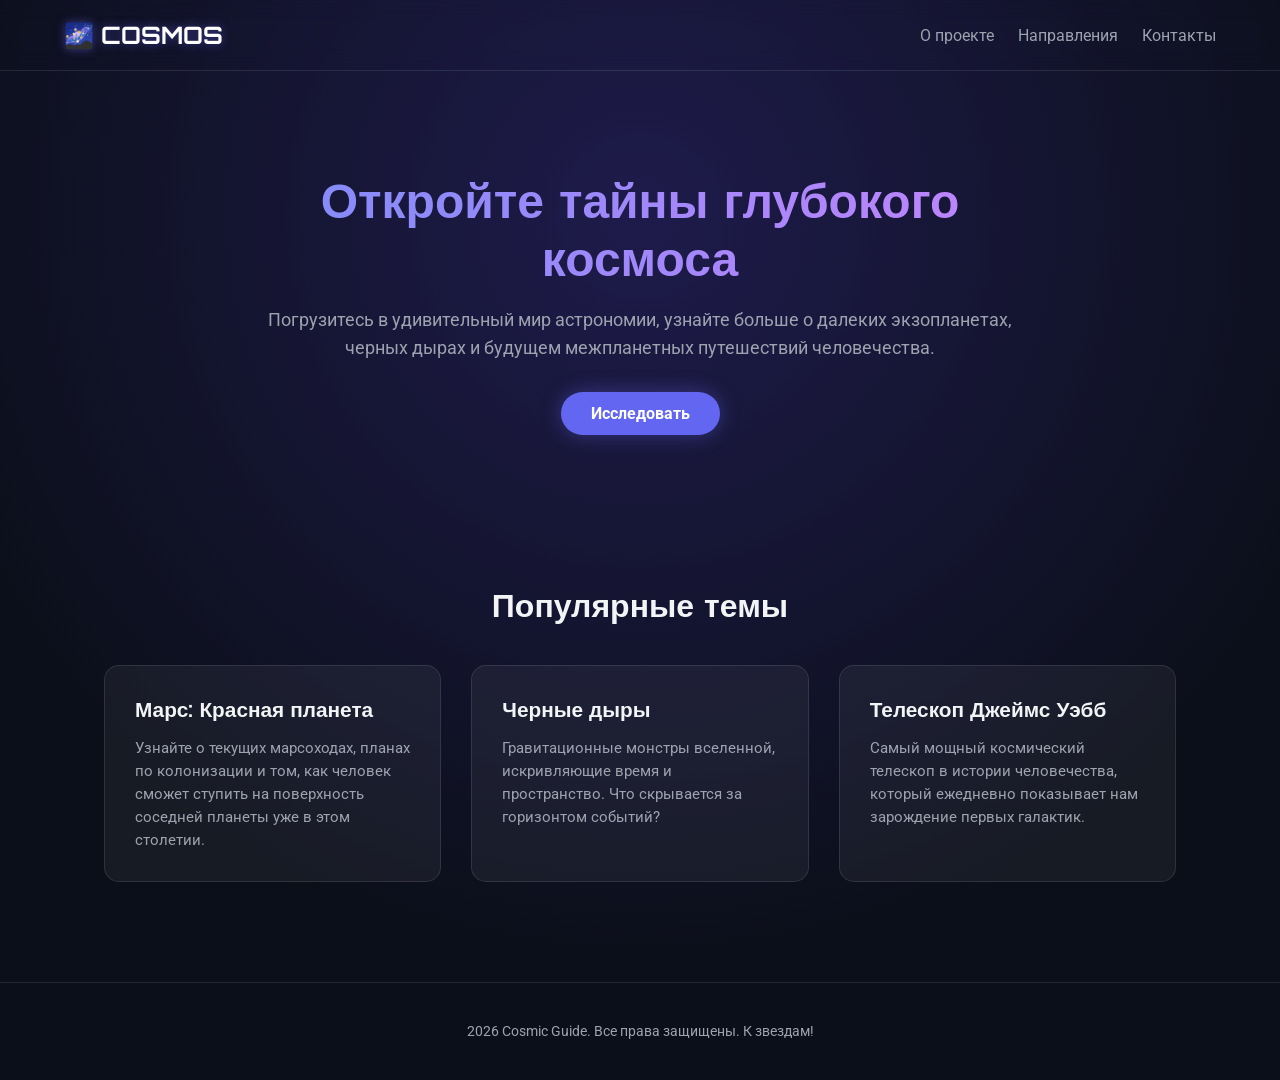
<file: sosipidor/index.html>
<!DOCTYPE html>
<html lang="ru">
<head>
    <meta charset="UTF-8">
    <meta name="viewport" content="width=device-width, initial-scale=1.0">
    <title>Космический Гид — Путешествия по Вселенной</title>
    <!-- Подключаем шрифты и иконки -->
    <link href="https://fonts.googleapis.com/css2?family=Orbitron:wght@400;700&family=Roboto:wght@300;400;700&display=swap" rel="stylesheet">
    <style>
        :root {
            --bg-color: #0b0f19;
            --card-bg: rgba(255, 255, 255, 0.05);
            --accent-color: #6366f1;
            --accent-hover: #4f46e5;
            --text-color: #f3f4f6;
            --text-muted: #9ca3af;
        }

        * {
            margin: 0;
            padding: 0;
            box-sizing: border-box;
        }

        body {
            font-family: 'Roboto', sans-serif;
            background-color: var(--bg-color);
            color: var(--text-color);
            overflow-x: hidden;
            background-image: radial-gradient(circle at 50% 20%, #1e1b4b 0%, var(--bg-color) 70%);
            min-height: 100vh;
        }

        /* Шапка */
        header {
            display: flex;
            justify-content: space-between;
            align-items: center;
            padding: 20px 5%;
            border-bottom: 1px solid rgba(255, 255, 255, 0.1);
            backdrop-filter: blur(10px);
            position: sticky;
            top: 0;
            z-index: 100;
        }

        .logo {
            font-family: 'Orbitron', sans-serif;
            font-size: 1.5rem;
            font-weight: 700;
            color: #fff;
            text-shadow: 0 0 10px rgba(99, 102, 241, 0.5);
        }

        nav a {
            color: var(--text-muted);
            text-decoration: none;
            margin-left: 20px;
            transition: color 0.3s;
        }

        nav a:hover {
            color: var(--text-color);
        }

        /* Главный экран (Hero) */
        .hero {
            display: flex;
            flex-direction: column;
            align-items: center;
            justify-content: center;
            text-align: center;
            padding: 100px 20px;
            max-width: 800px;
            margin: 0 auto;
        }

        .hero h1 {
            font-family: 'Orbitron', sans-serif;
            font-size: 3rem;
            margin-bottom: 20px;
            line-height: 1.2;
            background: linear-gradient(to right, #818cf8, #c084fc);
            -webkit-background-clip: text;
            -webkit-text-fill-color: transparent;
        }

        .hero p {
            font-size: 1.1rem;
            color: var(--text-muted);
            margin-bottom: 30px;
            line-height: 1.6;
        }

        .btn {
            background-color: var(--accent-color);
            color: white;
            padding: 12px 30px;
            border-radius: 30px;
            text-decoration: none;
            font-weight: 700;
            transition: background 0.3s, transform 0.2s;
            box-shadow: 0 0 20px rgba(99, 102, 241, 0.4);
        }

        .btn:hover {
            background-color: var(--accent-hover);
            transform: translateY(-2px);
        }

        /* Секция с карточками */
        .destinations {
            padding: 50px 5%;
            max-width: 1200px;
            margin: 0 auto;
        }

        .section-title {
            font-family: 'Orbitron', sans-serif;
            font-size: 2rem;
            text-align: center;
            margin-bottom: 40px;
        }

        .grid {
            display: grid;
            grid-template-columns: repeat(auto-fit, minmax(300px, 1fr));
            gap: 30px;
        }

        .card {
            background: var(--card-bg);
            border: 1px solid rgba(255, 255, 255, 0.1);
            border-radius: 15px;
            padding: 30px;
            transition: transform 0.3s, border-color 0.3s;
        }

        .card:hover {
            transform: translateY(-5px);
            border-color: rgba(99, 102, 241, 0.5);
        }

        .card h3 {
            font-family: 'Orbitron', sans-serif;
            margin-bottom: 15px;
            font-size: 1.3rem;
        }

        .card p {
            color: var(--text-muted);
            font-size: 0.95rem;
            line-height: 1.5;
        }

        /* Подвал */
        footer {
            text-align: center;
            padding: 40px;
            border-top: 1px solid rgba(255, 255, 255, 0.1);
            color: var(--text-muted);
            font-size: 0.9rem;
            margin-top: 50px;
        }
    </style>
</head>
<body>

    <!-- Шапка сайта -->
    <header>
        <div class="logo">🌌 COSMOS</div>
        <nav>
            <a href="#about">О проекте</a>
            <a href="#destinations">Направления</a>
            <a href="#contact">Контакты</a>
        </nav>
    </header>

    <!-- Главный экран -->
    <section class="hero">
        <h1>Откройте тайны глубокого космоса</h1>
        <p>Погрузитесь в удивительный мир астрономии, узнайте больше о далеких экзопланетах, черных дырах и будущем межпланетных путешествий человечества.</p>
        <a href="#destinations" class="btn">Исследовать</a>
    </section>

    <!-- Карточки направлений -->
    <section class="destinations" id="destinations">
        <h2 class="section-title">Популярные темы</h2>
        <div class="grid">
            <div class="card">
                <h3>Марс: Красная планета</h3>
                <p>Узнайте о текущих марсоходах, планах по колонизации и том, как человек сможет ступить на поверхность соседней планеты уже в этом столетии.</p>
            </div>
            <div class="card">
                <h3>Черные дыры</h3>
                <p>Гравитационные монстры вселенной, искривляющие время и пространство. Что скрывается за горизонтом событий?</p>
            </div>
            <div class="card">
                <h3>Телескоп Джеймс Уэбб</h3>
                <p>Самый мощный космический телескоп в истории человечества, который ежедневно показывает нам зарождение первых галактик.</p>
            </div>
        </div>
    </section>

    <!-- Подвал -->
    <footer>
        <p> 2026 Cosmic Guide. Все права защищены. К звездам!</p>
    </footer>

</body>
</html>
</file>
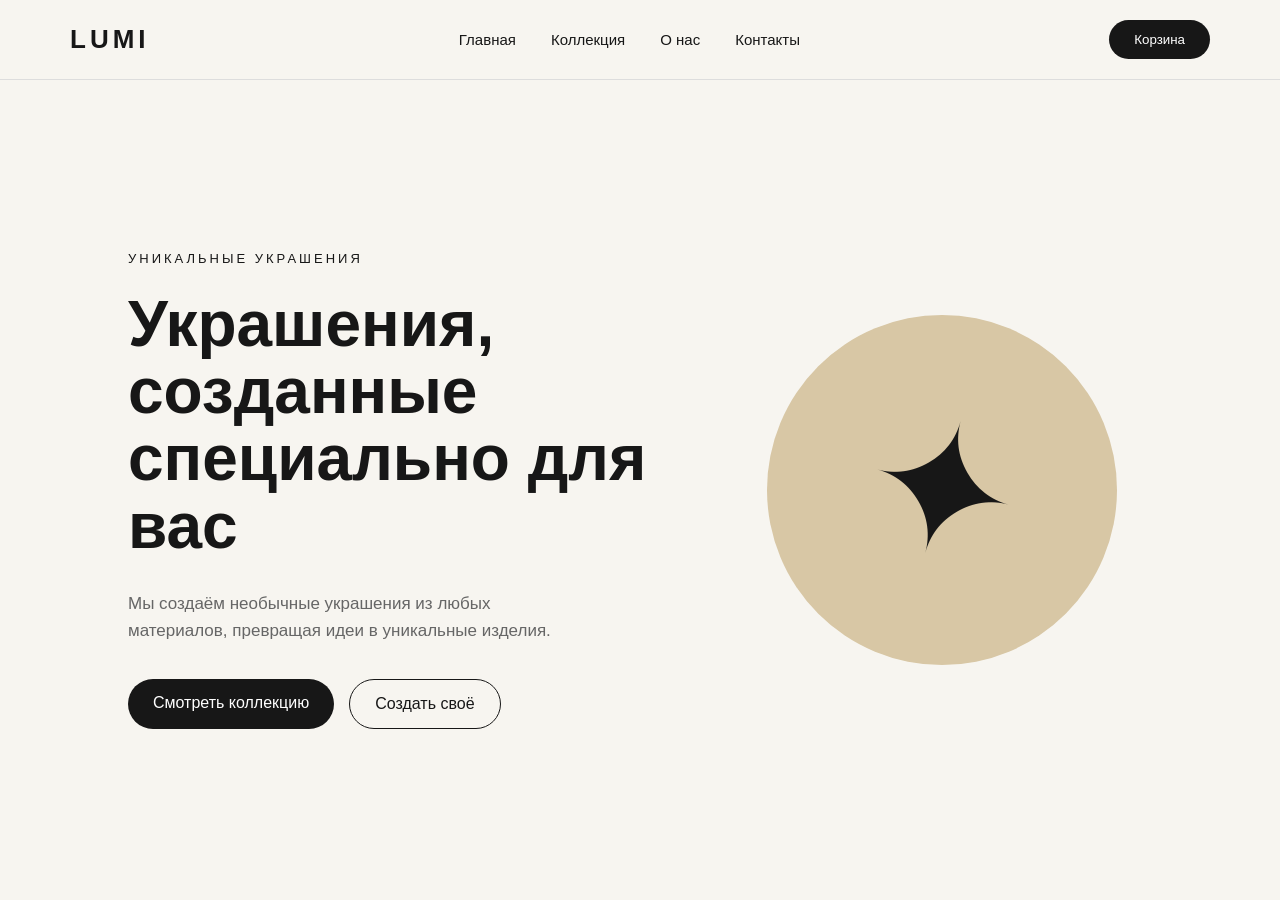
<file: klak.html>
<!DOCTYPE html>
<html lang="ru">
<head>
    <meta charset="UTF-8">
    <meta name="viewport" content="width=device-width, initial-scale=1.0">
    <title>Jewelry</title>
    <link rel="stylesheet" href="klak.css">
</head>
<body>

<header>
    <div class="logo">LUMI</div>

    <nav>
        <a href="#">Главная</a>
        <a href="#">Коллекция</a>
        <a href="#">О нас</a>
        <a href="#">Контакты</a>
    </nav>

    <button class="cart">Корзина</button>
</header>


<main>
    <section class="hero">

        <div class="hero-text">
            <p class="subtitle">УНИКАЛЬНЫЕ УКРАШЕНИЯ</p>

            <h1>
                Украшения,<br>
                созданные<br>
                специально для вас
            </h1>

            <p class="description">
                Мы создаём необычные украшения из любых
                материалов, превращая идеи в уникальные изделия.
            </p>

            <div class="buttons">
                <a href="#" class="btn">Смотреть коллекцию</a>
                <a href="#" class="btn-outline">Создать своё</a>
            </div>
        </div>

        <div class="hero-image">
            <div class="circle"></div>
            <div class="jewelry">✦</div>
        </div>

    </section>
</main>

</body>
</html>
</file>
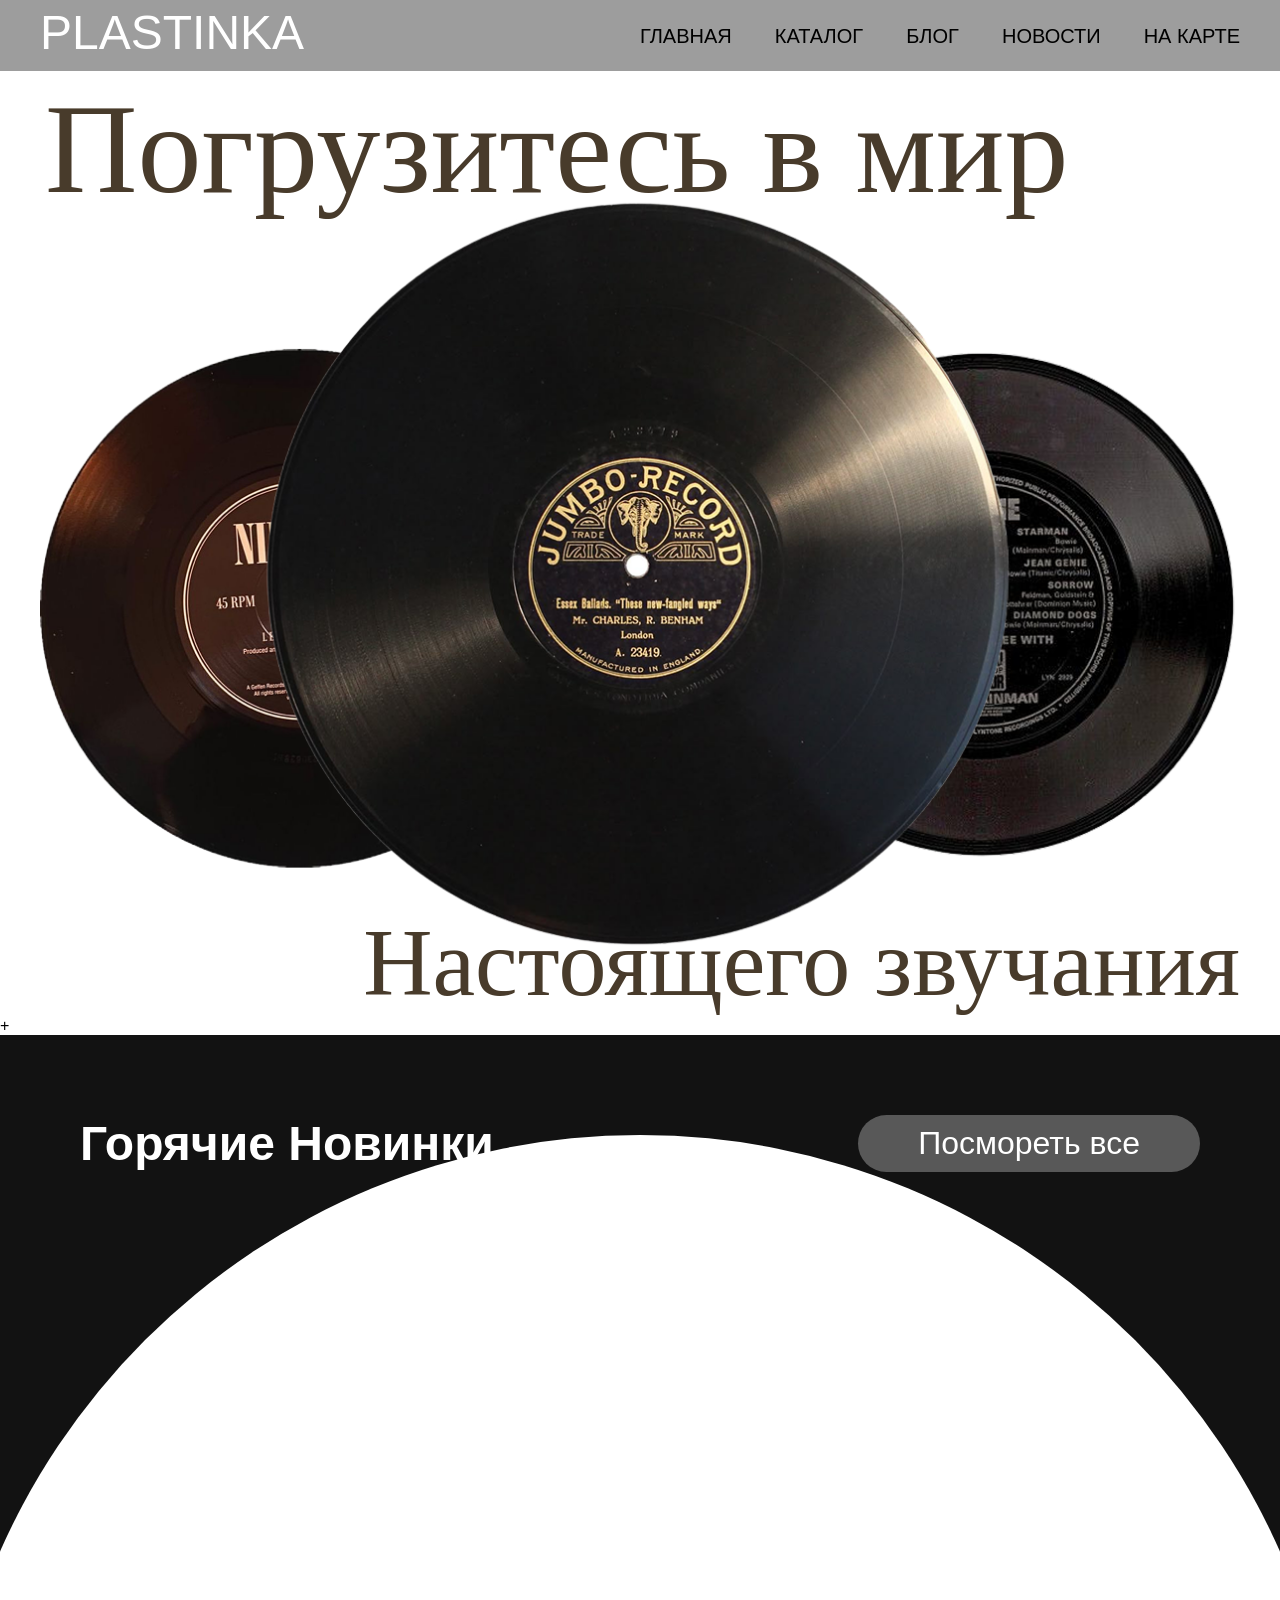
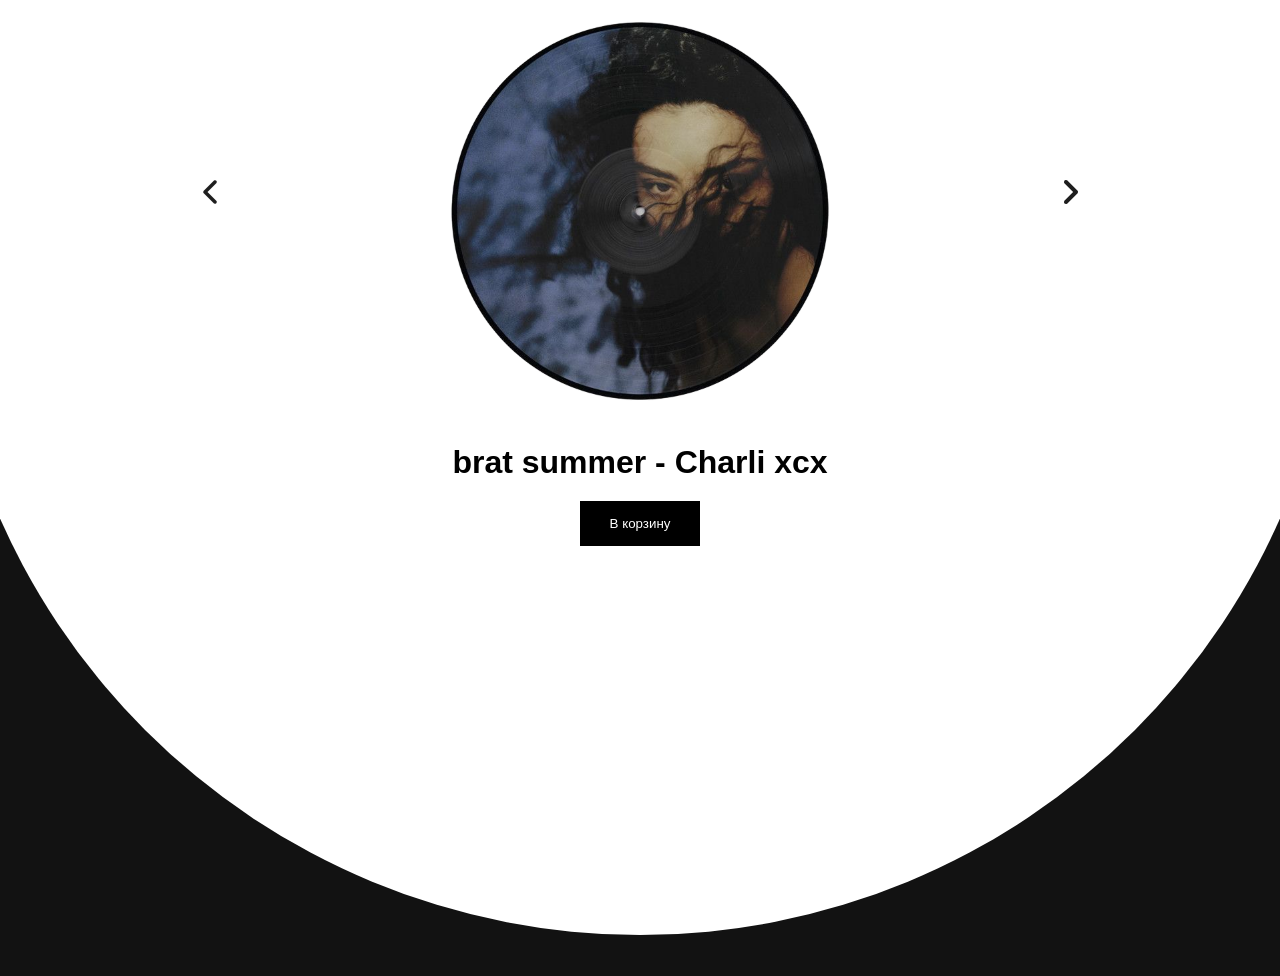
<file: website.html>
<!DOCTYPE html>
<html lang="en">
<head>
    <meta charset="UTF-8">
    <meta name="viewport" content="width=device-width, initial-scale=1.0">
    <title>Document</title>
    <link rel="stylesheet" href="website.css">
</head>

<body>
    <div class="wrapper">
<div style="background-color: #9D9D9D; width: 100%; height: 71px; padding: 0%;">
    <header class="container">   
        <span class="logo">PLASTINKA</span>
        <nav>
            <ul>
                <li><a>ГЛАВНАЯ</a></li>
                <li><a>КАТАЛОГ</a></li>
                <li><a>БЛОГ</a></li>
                <li><a>НОВОСТИ</a></li>
                <li><a>НА КАРТЕ</a></li>
            </ul>
        </nav>
    
    </div>

    <div class="hero container">
        <div class="hero--info">
            <h1>Погрузитесь в мир</h1>
        <img src="img/Plastinki hero.png" alt="">
            <h2>Настоящего звучания</h2>
        </div>
    </div>
    </header>+

   <!-- Главный блок-->

<main> 
 <section class="trending">

    <div class="trending-header">
        <h2>Горячие Новинки</h2>
        <a href="#">Посмореть все</a>
    </div>

    <div class="circle"></div>

    <div class="left-right"><img src="img/Group 2.png" alt=""></div>

    <div class="album-card">
        <img src="img/image 5.png" alt="Альбом">

        <h3>brat summer - Charli xcx</h3>

        <button>В корзину</button>
    </div>

</section>
</main>
</body>

    </div>

    
</html>
</file>
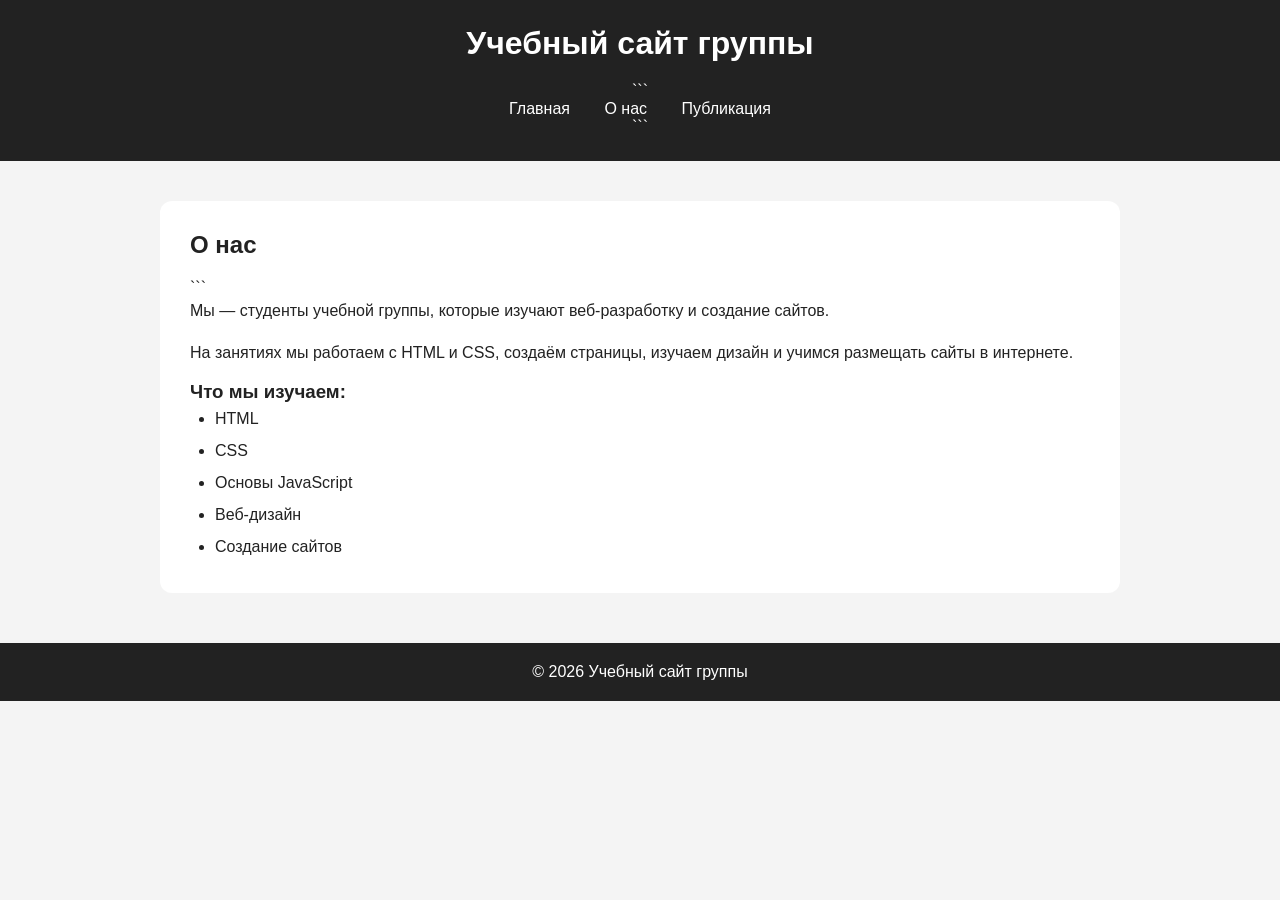
<file: burmalda/about.html>
<!DOCTYPE html>

<html lang="ru">
<head>
    <meta charset="UTF-8">
    <meta name="viewport" content="width=device-width, initial-scale=1.0">
    <title>О нас</title>
    <link rel="stylesheet" href="style.css">
</head>
<body>

<header>
    <h1>Учебный сайт группы</h1>

```
<nav>
    <a href="index.html">Главная</a>
    <a href="about.html">О нас</a>
    <a href="post.html">Публикация</a>
</nav>
```

</header>

<main>
    <section class="info">
        <h2>О нас</h2>

```
    <p>
        Мы — студенты учебной группы, которые изучают
        веб-разработку и создание сайтов.
    </p>

    <p>
        На занятиях мы работаем с HTML и CSS, создаём
        страницы, изучаем дизайн и учимся размещать
        сайты в интернете.
    </p>

    <h3>Что мы изучаем:</h3>

    <ul>
        <li>HTML</li>
        <li>CSS</li>
        <li>Основы JavaScript</li>
        <li>Веб-дизайн</li>
        <li>Создание сайтов</li>
    </ul>
</section>


</main>

<footer>
    <p>© 2026 Учебный сайт группы</p>
</footer>

</body>
</html>
</file>
<file: luxxduhi.css>
* {
    margin: 0;
    padding: 0;
    box-sizing: border-box;
}

html {
    scroll-behavior: smooth;
}

body {
    background: #11100e;
    color: #eee8dc;
    font-family: "Montserrat", sans-serif;
    font-weight: 300;
}

a {
    color: inherit;
    text-decoration: none;
}

button {
    font-family: inherit;
}


/* =========================
   HEADER
========================= */

.header {
    height: 90px;

    padding: 0 7%;

    display: flex;
    align-items: center;
    justify-content: space-between;

    border-bottom: 1px solid #292723;

    position: relative;
    z-index: 10;
}

.logo,
.footer-logo {
    font-family: "Cormorant Garamond", serif;
    font-size: 25px;
    letter-spacing: 6px;
}

.nav {
    display: flex;
    gap: 40px;
}

.nav a {
    font-size: 12px;
    letter-spacing: 1px;

    transition: 0.3s;
}

.nav a:hover {
    color: #b9a477;
}

.bag {
    background: none;
    border: none;

    color: #eee8dc;

    cursor: pointer;

    font-size: 12px;
    letter-spacing: 1px;
}

#cart-count {
    color: #b9a477;
}

.menu-btn {
    display: none;

    background: none;
    border: none;

    color: white;

    font-size: 20px;
}


/* =========================
   HERO
========================= */

.hero {
    min-height: 750px;

    padding: 80px 7%;

    display: flex;
    align-items: center;
    justify-content: space-between;

    overflow: hidden;
}

.hero-content {
    max-width: 650px;
}

.eyebrow {
    font-size: 10px;
    letter-spacing: 4px;

    color: #b9a477;

    margin-bottom: 25px;
}

.hero h1 {
    font-family: "Cormorant Garamond", serif;

    font-size: clamp(75px, 10vw, 150px);

    font-weight: 400;

    line-height: 0.75;

    letter-spacing: -5px;

    margin-bottom: 50px;
}

.hero h1 i,
h2 i {
    font-weight: 400;
    color: #b9a477;
}

.hero-description {
    max-width: 350px;

    font-size: 13px;

    line-height: 1.8;

    color: #aaa49a;

    margin-bottom: 40px;
}

.main-btn {
    display: inline-block;

    padding: 17px 32px;

    border: 1px solid #8d8064;

    font-size: 10px;

    letter-spacing: 2px;

    transition: 0.3s;
}

.main-btn:hover {
    background: #b9a477;
    color: #11100e;
}


/* =========================
   BOTTLE
========================= */

.hero-bottle {
    width: 45%;

    height: 600px;

    display: flex;
    align-items: center;
    justify-content: center;

    position: relative;
}

.glow {
    position: absolute;

    width: 400px;
    height: 400px;

    border-radius: 50%;

    background: #4b4030;

    filter: blur(100px);

    opacity: 0.35;
}

.perfume-bottle {
    position: relative;

    z-index: 2;
}

.cap {
    width: 100px;
    height: 80px;

    margin: auto;

    background: linear-gradient(
        90deg,
        #3d392f,
        #b9a477,
        #3d392f
    );

    border-radius: 5px 5px 0 0;
}

.bottle-body {
    width: 220px;
    height: 300px;

    background: linear-gradient(
        120deg,
        #292721,
        #0e0d0b
    );

    border: 1px solid #76694e;

    display: flex;
    flex-direction: column;

    align-items: center;
    justify-content: center;

    box-shadow:
        0 30px 70px rgba(0, 0, 0, 0.7);

    position: relative;
}

.bottle-body::after {
    content: "";

    position: absolute;

    width: 1px;
    height: 80%;

    left: 25%;

    background: rgba(255,255,255,0.15);

    transform: rotate(8deg);
}

.bottle-body span {
    font-family: "Cormorant Garamond", serif;

    font-size: 23px;

    letter-spacing: 4px;
}

.bottle-body small {
    margin-top: 15px;

    font-size: 8px;

    letter-spacing: 4px;

    color: #b9a477;
}


/* =========================
   COLLECTION
========================= */

.collection {
    padding: 130px 7%;

    background: #e8e1d5;

    color: #191815;
}

.section-heading {
    display: flex;

    justify-content: space-between;
    align-items: end;

    margin-bottom: 70px;
}

.section-heading h2,
.notes-title h2,
.story h2,
.cta h2 {
    font-family: "Cormorant Garamond", serif;

    font-size: 70px;

    line-height: 0.85;

    font-weight: 400;
}

.section-heading > p {
    width: 300px;

    font-size: 12px;

    line-height: 1.8;

    color: #716d66;
}


/* =========================
   PRODUCTS
========================= */

.products {
    display: grid;

    grid-template-columns: repeat(3, 1fr);

    gap: 25px;
}

.product-image {
    height: 480px;

    display: flex;

    align-items: center;
    justify-content: center;

    overflow: hidden;
}

.bottle-dark {
    background: #292721;
}

.bottle-beige {
    background: #cfc3ac;
}

.bottle-red {
    background: #492d2b;
}

.mini-bottle {
    position: relative;

    transition: 0.5s;
}

.product:hover .mini-bottle {
    transform: translateY(-12px);
}

.mini-cap {
    width: 55px;
    height: 40px;

    margin: auto;

    background: #a99872;
}

.mini-body {
    width: 130px;
    height: 190px;

    background: #141310;

    border: 1px solid #b9a477;

    display: flex;

    align-items: center;
    justify-content: center;

    color: #b9a477;

    font-family: "Cormorant Garamond", serif;

    font-size: 55px;
}

.product-info {
    padding: 25px 0;

    display: flex;

    justify-content: space-between;

    border-bottom: 1px solid #c8c0b4;
}

.product-number {
    font-size: 10px;

    color: #8c8477;

    margin-bottom: 8px;
}

.product-info h3 {
    font-family: "Cormorant Garamond", serif;

    font-size: 30px;

    font-weight: 500;
}

.type {
    font-size: 9px;

    color: #777169;

    margin-top: 5px;
}

.product-info strong {
    font-size: 12px;

    font-weight: 400;

    align-self: center;
}

.add-btn {
    width: 100%;

    padding: 16px;

    margin-top: 15px;

    border: 1px solid #a49a8a;

    background: transparent;

    cursor: pointer;

    font-size: 10px;

    letter-spacing: 2px;

    transition: 0.3s;
}

.add-btn:hover {
    background: #191815;

    color: white;
}


/* =========================
   STORY
========================= */

.story {
    min-height: 700px;

    display: grid;

    grid-template-columns: 1fr 1fr;
}

.story-image {
    background:
        radial-gradient(
            circle,
            #796c53,
            #27231c 55%,
            #11100e 70%
        );

    display: flex;

    align-items: center;
    justify-content: center;
}

.story-circle {
    width: 300px;
    height: 300px;

    border: 1px solid #b9a477;

    border-radius: 50%;

    display: flex;

    align-items: center;
    justify-content: center;

    font-family: "Cormorant Garamond", serif;

    font-size: 130px;

    color: #b9a477;
}

.story-text {
    padding: 120px 12%;

    display: flex;

    flex-direction: column;

    justify-content: center;
}

.story-text > p:not(.eyebrow) {
    max-width: 450px;

    margin-top: 35px;

    color: #a7a197;

    font-size: 13px;

    line-height: 1.9;
}

.text-link {
    margin-top: 45px;

    color: #b9a477;

    font-size: 10px;

    letter-spacing: 2px;
}


/* =========================
   NOTES
========================= */

.notes {
    padding: 130px 7%;

    background: #e8e1d5;

    color: #191815;

    display: grid;

    grid-template-columns: 1fr 1fr;

    gap: 100px;
}

.notes-list {
    border-top: 1px solid #aaa398;
}

.note {
    display: flex;

    gap: 35px;

    padding: 35px 0;

    border-bottom: 1px solid #aaa398;
}

.note > span {
    font-family: "Cormorant Garamond", serif;

    color: #9b8b68;

    font-size: 20px;
}

.note h3 {
    font-family: "Cormorant Garamond", serif;

    font-size: 28px;

    font-weight: 500;

    margin-bottom: 8px;
}

.note p {
    color: #777169;

    font-size: 11px;
}


/* =========================
   CTA
========================= */

.cta {
    min-height: 600px;

    padding: 100px 7%;

    display: flex;

    flex-direction: column;

    align-items: center;
    justify-content: center;

    text-align: center;
}

.cta h2 {
    font-size: clamp(50px, 7vw, 90px);

    margin-bottom: 50px;
}


/* =========================
   FOOTER
========================= */

footer {
    padding: 50px 7%;

    border-top: 1px solid #292723;

    display: flex;

    align-items: center;
    justify-content: space-between;
}

footer p,
.socials {
    font-size: 9px;

    color: #777169;

    letter-spacing: 1px;
}


/* =========================
   ADAPTIVE
========================= */

@media (max-width: 900px) {

    .nav {
        display: none;
    }

    .menu-btn {
        display: block;
    }

    .hero {
        flex-direction: column;

        text-align: center;

        gap: 50px;
    }

    .hero-bottle {
        width: 100%;
    }

    .section-heading {
        flex-direction: column;

        align-items: start;

        gap: 30px;
    }

    .products {
        grid-template-columns: 1fr 1fr;
    }

    .story {
        grid-template-columns: 1fr;
    }

    .story-image {
        min-height: 500px;
    }

    .notes {
        grid-template-columns: 1fr;
    }
}


@media (max-width: 600px) {

    .header {
        padding: 0 5%;
    }

    .logo {
        font-size: 18px;
    }

    .hero {
        padding: 60px 5%;

        min-height: 700px;
    }

    .hero h1 {
        font-size: 70px;

        letter-spacing: -3px;
    }

    .hero-bottle {
        height: 400px;
    }

    .bottle-body {
        width: 170px;
        height: 240px;
    }

    .cap {
        width: 80px;
        height: 60px;
    }

    .collection {
        padding: 80px 5%;
    }

    .section-heading h2,
    .notes-title h2,
    .story h2 {
        font-size: 55px;
    }

    .products {
        grid-template-columns: 1fr;
    }

    .product-image {
        height: 400px;
    }

    .story-text {
        padding: 80px 8%;
    }

    .notes {
        padding: 80px 5%;
    }

    footer {
        flex-direction: column;

        gap: 25px;

        text-align: center;
    }
}
</file>
<file: burmalda/style.css>
* {
  box-sizing: border-box;
  margin: 0;
  padding: 0;
  }

body {
font-family: Arial, sans-serif;
background: #f4f4f4;
color: #222;
}

header {
background: #222;
color: white;
padding: 25px;
text-align: center;
}

header h1 {
margin-bottom: 20px;
}

nav a {
color: white;
text-decoration: none;
margin: 0 15px;
}

nav a:hover {
text-decoration: underline;
}

main {
max-width: 1000px;
margin: 40px auto;
padding: 0 20px;
}

.hero {
background: white;
padding: 60px 30px;
text-align: center;
border-radius: 12px;
margin-bottom: 30px;
}

.hero h2 {
font-size: 36px;
margin-bottom: 15px;
}

.info {
background: white;
padding: 30px;
border-radius: 12px;
margin-top: 30px;
}

.info h2 {
margin-bottom: 20px;
}

.info p {
line-height: 1.7;
margin-bottom: 15px;
}

.gallery {
display: flex;
gap: 20px;
margin-top: 20px;
}

.gallery img {
width: 33.33%;
height: 220px;
object-fit: cover;
border-radius: 10px;
}

.button {
display: inline-block;
background: #222;
color: white;
text-decoration: none;
padding: 12px 20px;
border-radius: 6px;
margin-top: 10px;
}

.button:hover {
background: #444;
}

.post-image {
width: 100%;
max-height: 400px;
object-fit: cover;
border-radius: 10px;
margin-bottom: 20px;
}

.date {
color: #777;
}

ul {
margin-left: 25px;
line-height: 2;
}

footer {
background: #222;
color: white;
text-align: center;
padding: 20px;
margin-top: 50px;
}
</file>
<file: burmalda1/style.css>
* {
    margin: 0;
    padding: 0;
    box-sizing: border-box;
}

html {
    scroll-behavior: smooth;
}

body {
    font-family: Arial, sans-serif;
    background: #f5f5f5;
    color: #111;
}


/* HEADER */

header {
    height: 80px;
    padding: 0 7%;
    display: flex;
    align-items: center;
    justify-content: space-between;
    background: white;
    border-bottom: 1px solid #ddd;
}

.logo {
    font-size: 25px;
    font-weight: 900;
    letter-spacing: -1px;
}

.logo span {
    color: #ff4d00;
}

nav {
    display: flex;
    gap: 35px;
}

nav a {
    color: #111;
    text-decoration: none;
    font-size: 15px;
    font-weight: 600;
}

nav a:hover {
    color: #ff4d00;
}

.cart {
    border: 1px solid #111;
    background: white;
    padding: 11px 18px;
    border-radius: 6px;
    cursor: pointer;
}


/* HERO */

.hero {
    min-height: 600px;
    padding: 80px 10%;
    display: flex;
    align-items: center;
    justify-content: space-between;
    background: #111;
    color: white;
}

.hero-text {
    max-width: 600px;
}

.subtitle {
    color: #ff4d00;
    font-size: 14px;
    font-weight: bold;
    letter-spacing: 3px;
    margin-bottom: 20px;
}

.hero h1 {
    font-size: 70px;
    line-height: 0.95;
    margin-bottom: 30px;
}

.hero p:not(.subtitle) {
    color: #bbb;
    font-size: 18px;
    line-height: 1.6;
    margin-bottom: 35px;
}

.button {
    display: inline-block;
    background: #ff4d00;
    color: white;
    padding: 16px 28px;
    text-decoration: none;
    font-weight: bold;
    border-radius: 5px;
}

.hero-image {
    width: 400px;
    height: 400px;
    display: flex;
    align-items: center;
    justify-content: center;
}

.circle {
    width: 330px;
    height: 330px;
    border-radius: 50%;
    background: #ff4d00;
    display: flex;
    align-items: center;
    justify-content: center;
    font-size: 130px;
}


/* CATEGORIES */

.categories {
    padding: 80px 10%;
    background: white;
}

h2 {
    font-size: 40px;
    margin-bottom: 40px;
}

.category-list {
    display: grid;
    grid-template-columns: repeat(5, 1fr);
    gap: 15px;
}

.category {
    padding: 35px 10px;
    text-align: center;
    background: #f3f3f3;
    font-size: 35px;
    border-radius: 8px;
    transition: 0.3s;
}

.category:hover {
    background: #ff4d00;
    color: white;
    transform: translateY(-5px);
}

.category span {
    font-size: 16px;
    font-weight: bold;
}


/* CATALOG */

.catalog {
    padding: 90px 10%;
}

.products {
    display: grid;
    grid-template-columns: repeat(3, 1fr);
    gap: 25px;
}

.product {
    background: white;
    padding: 20px;
    border-radius: 10px;
    transition: 0.3s;
}

.product:hover {
    transform: translateY(-5px);
}

.product-image {
    height: 220px;
    background: #eee;
    border-radius: 7px;
    display: flex;
    align-items: center;
    justify-content: center;
    font-size: 90px;
    margin-bottom: 20px;
}

.product h3 {
    font-size: 20px;
    margin-bottom: 10px;
}

.product p {
    color: #777;
    line-height: 1.5;
    margin-bottom: 20px;
}

.bottom {
    display: flex;
    justify-content: space-between;
    align-items: center;
}

.bottom strong {
    font-size: 19px;
}

.bottom button {
    border: none;
    background: #111;
    color: white;
    padding: 10px 15px;
    border-radius: 5px;
    cursor: pointer;
}

.bottom button:hover {
    background: #ff4d00;
}


/* ABOUT */

.about {
    padding: 90px 10%;
    background: #111;
    color: white;
}

.about h2 {
    font-size: 50px;
    max-width: 600px;
}

.advantages {
    display: grid;
    grid-template-columns: repeat(3, 1fr);
    gap: 50px;
}

.advantages b {
    color: #ff4d00;
    font-size: 30px;
}

.advantages h3 {
    margin: 15px 0;
    font-size: 22px;
}

.advantages p {
    color: #aaa;
    line-height: 1.6;
}


/* CONTACTS */

.contacts {
    padding: 90px 10%;
    text-align: center;
    background: white;
}

.contacts p {
    color: #777;
    margin-bottom: 30px;
}

form {
    max-width: 600px;
    margin: auto;
    display: flex;
    flex-direction: column;
    gap: 15px;
}

input,
textarea {
    width: 100%;
    padding: 15px;
    border: 1px solid #ddd;
    border-radius: 5px;
    font-family: inherit;
}

textarea {
    height: 130px;
    resize: none;
}

form button {
    padding: 15px;
    border: none;
    background: #ff4d00;
    color: white;
    font-weight: bold;
    cursor: pointer;
    border-radius: 5px;
}


/* FOOTER */

footer {
    padding: 30px 10%;
    background: #111;
    color: white;
    display: flex;
    justify-content: space-between;
    align-items: center;
}

footer p {
    color: #777;
}


/* ADAPTIVE */

@media (max-width: 900px) {

    nav {
        display: none;
    }

    .hero {
        flex-direction: column;
        text-align: center;
    }

    .hero h1 {
        font-size: 50px;
    }

    .hero-image {
        margin-top: 50px;
    }

    .category-list {
        grid-template-columns: repeat(2, 1fr);
    }

    .products {
        grid-template-columns: repeat(2, 1fr);
    }

    .advantages {
        grid-template-columns: 1fr;
    }
}

@media (max-width: 600px) {

    .products {
        grid-template-columns: 1fr;
    }

    .hero-image {
        width: 280px;
        height: 280px;
    }

    .circle {
        width: 230px;
        height: 230px;
        font-size: 90px;
    }

    footer {
        flex-direction: column;
        gap: 15px;
    }
}
</file>
<file: law-faculty/style.css>
* {
    margin: 0;
    padding: 0;
    box-sizing: border-box;
}

html {
    scroll-behavior: smooth;
}

body {
    font-family: "Inter", sans-serif;
    background: #f4f3ef;
    color: #101827;
}

a {
    color: inherit;
    text-decoration: none;
}

.container {
    width: min(1200px, 90%);
    margin: 0 auto;
}


/* =========================
   HEADER
========================= */

.header {
    height: 82px;
    background: #101827;
    color: white;
    display: flex;
    align-items: center;
}

.header-inner {
    display: flex;
    align-items: center;
    justify-content: space-between;
}

.logo {
    display: flex;
    align-items: center;
    gap: 12px;
}

.logo-icon {
    width: 42px;
    height: 42px;
    border: 1px solid #c9a45c;

    display: flex;
    align-items: center;
    justify-content: center;

    color: #c9a45c;
    font-size: 24px;
}

.logo strong {
    display: block;
    font-size: 14px;
    letter-spacing: 2px;
}

.logo span {
    display: block;
    font-size: 10px;
    color: #aab0ba;
    margin-top: 3px;
}

.nav {
    display: flex;
    gap: 28px;
}

.nav a {
    font-size: 13px;
    color: #d8dbe0;
    transition: 0.3s;
}

.nav a:hover {
    color: #c9a45c;
}

.header-button {
    border: 1px solid #c9a45c;
    color: #c9a45c;

    padding: 12px 18px;

    font-size: 12px;
    font-weight: 600;

    transition: 0.3s;
}

.header-button:hover {
    background: #c9a45c;
    color: #101827;
}


/* =========================
   HERO
========================= */

.hero {
    min-height: 720px;

    position: relative;

    background:
        linear-gradient(
            90deg,
            rgba(8, 14, 26, 0.96),
            rgba(8, 14, 26, 0.72)
        ),
        url("https://images.unsplash.com/photo-1589829545856-d10d557cf95f?auto=format&fit=crop&w=2000&q=80");

    background-size: cover;
    background-position: center;

    color: white;

    display: flex;
    align-items: center;
}

.hero-content {
    position: relative;
    z-index: 2;
}

.hero-label,
.section-label {
    color: #c9a45c;
    font-size: 11px;
    letter-spacing: 3px;
    font-weight: 700;
}

.hero h1 {
    font-family: "Playfair Display", serif;

    font-size: clamp(60px, 8vw, 110px);
    line-height: 0.95;

    margin: 25px 0;
}

.hero h1 span {
    color: #c9a45c;
}

.hero p {
    max-width: 560px;

    color: #cdd1d8;
    font-size: 17px;
    line-height: 1.7;

    margin-bottom: 35px;
}

.hero-buttons {
    display: flex;
    gap: 15px;
}

.button {
    display: inline-block;

    padding: 17px 25px;

    font-size: 12px;
    font-weight: 700;

    letter-spacing: 0.5px;

    transition: 0.3s;
}

.button-gold {
    background: #c9a45c;
    color: #101827;
}

.button-gold:hover {
    background: white;
}

.button-outline {
    border: 1px solid rgba(255,255,255,0.4);
    color: white;
}

.button-outline:hover {
    border-color: #c9a45c;
    color: #c9a45c;
}

.hero-number {
    position: absolute;

    right: 5%;
    bottom: 60px;

    display: flex;
    align-items: center;
    gap: 15px;

    color: #c9a45c;
}

.hero-number div {
    width: 70px;
    height: 1px;
    background: #c9a45c;
}

.hero-number small {
    color: #aaa;
    font-size: 9px;
    letter-spacing: 2px;
}


/* =========================
   SECTIONS
========================= */

.section {
    padding: 120px 0;
}

h2 {
    font-family: "Playfair Display", serif;

    font-size: clamp(42px, 5vw, 70px);
    line-height: 1.05;
}

h2 span {
    color: #9b783c;
}


/* =========================
   ABOUT
========================= */

.about {
    background: #f4f3ef;
}

.about-grid {
    display: grid;
    grid-template-columns: 1fr 1fr;

    gap: 100px;

    margin-top: 50px;
}

.about-text {
    max-width: 500px;
}

.about-text p {
    font-size: 16px;
    line-height: 1.8;
    color: #626873;

    margin-bottom: 20px;
}

.text-link {
    display: inline-block;

    margin-top: 15px;

    color: #9b783c;

    font-size: 13px;
    font-weight: 700;
}

.stats {
    display: grid;
    grid-template-columns: repeat(4, 1fr);

    margin-top: 100px;

    border-top: 1px solid #d7d5ce;
}

.stat {
    padding: 35px 20px;

    border-right: 1px solid #d7d5ce;
}

.stat:first-child {
    padding-left: 0;
}

.stat strong {
    display: block;

    font-family: "Playfair Display", serif;

    font-size: 45px;

    color: #101827;

    margin-bottom: 10px;
}

.stat span {
    color: #777;
    font-size: 12px;
    line-height: 1.5;
}


/* =========================
   PROGRAMS
========================= */

.programs {
    background: #101827;
    color: white;
}

.section-top {
    margin-bottom: 60px;
}

.section-top h2 {
    margin-top: 20px;
}

.program-list {
    border-top: 1px solid #39404d;
}

.program-card {
    display: grid;
    grid-template-columns: 100px 1fr 40px;

    align-items: center;

    padding: 35px 0;

    border-bottom: 1px solid #39404d;

    transition: 0.3s;
}

.program-card:hover {
    padding-left: 20px;
}

.program-number {
    color: #c9a45c;
    font-size: 13px;
}

.program-content h3 {
    font-family: "Playfair Display", serif;

    font-size: 27px;

    margin-bottom: 7px;
}

.program-content p {
    color: #c9a45c;
    font-size: 11px;

    margin-bottom: 10px;
}

.program-content span {
    color: #9da4af;
    font-size: 13px;
}

.program-card > a {
    font-size: 25px;
    color: #c9a45c;
}


/* =========================
   ADVANTAGES
========================= */

.advantages {
    background: #e9e8e2;
}

.advantages-grid {
    display: grid;
    grid-template-columns: repeat(4, 1fr);

    margin-top: 60px;

    gap: 1px;

    background: #cccac3;
}

.advantage {
    background: #e9e8e2;

    padding: 40px 30px;

    min-height: 270px;
}

.advantage-icon {
    color: #9b783c;

    font-size: 12px;
    font-weight: 700;

    margin-bottom: 45px;
}

.advantage h3 {
    font-family: "Playfair Display", serif;

    font-size: 27px;

    margin-bottom: 15px;
}

.advantage p {
    color: #6d727a;

    line-height: 1.7;
    font-size: 13px;
}


/* =========================
   TEACHERS
========================= */

.teacher-heading {
    display: flex;

    justify-content: space-between;

    align-items: end;

    margin-top: 25px;
}

.teacher-heading p {
    max-width: 400px;

    color: #70757e;

    line-height: 1.7;
    font-size: 14px;
}

.teacher-grid {
    display: grid;

    grid-template-columns: repeat(3, 1fr);

    gap: 25px;

    margin-top: 60px;
}

.teacher-photo {
    height: 390px;

    background-size: cover;
    background-position: center;

    margin-bottom: 20px;
}

.photo-one {
    background-image:
        url("https://images.unsplash.com/photo-1560250097-0b93528c311a?auto=format&fit=crop&w=800&q=80");
}

.photo-two {
    background-image:
        url("https://images.unsplash.com/photo-1580489944761-15a19d654956?auto=format&fit=crop&w=800&q=80");
}

.photo-three {
    background-image:
        url("https://images.unsplash.com/photo-1500648767791-00dcc994a43e?auto=format&fit=crop&w=800&q=80");
}

.teacher h3 {
    font-family: "Playfair Display", serif;

    font-size: 22px;
}

.teacher p {
    color: #777;

    font-size: 12px;

    margin-top: 5px;
}


/* =========================
   NEWS
========================= */

.news {
    background: #f4f3ef;
}

.news-grid {
    display: grid;

    grid-template-columns: repeat(3, 1fr);

    gap: 20px;

    margin-top: 60px;
}

.news-card {
    background: white;

    padding: 35px;

    min-height: 300px;

    border: 1px solid #e2e0d9;
}

.news-date {
    color: #9b783c;

    font-size: 11px;
    font-weight: 700;

    margin-bottom: 45px;
}

.news-card h3 {
    font-family: "Playfair Display", serif;

    font-size: 24px;

    line-height: 1.2;

    margin-bottom: 15px;
}

.news-card p {
    color: #737780;

    font-size: 13px;

    line-height: 1.7;
}

.news-card a {
    display: block;

    margin-top: 25px;

    color: #9b783c;

    font-size: 12px;
    font-weight: 700;
}


/* =========================
   ADMISSION
========================= */

.admission {
    background: #f4f3ef;
}

.admission-box {
    background: #101827;

    color: white;

    padding: 70px;

    display: flex;

    align-items: center;
    justify-content: space-between;

    gap: 50px;
}

.admission-box h2 {
    margin: 20px 0;
}

.admission-box p {
    color: #aeb4be;

    max-width: 500px;

    font-size: 14px;
    line-height: 1.7;
}


/* =========================
   FOOTER
========================= */

.footer {
    background: #0b1019;
    color: white;

    padding: 70px 0 25px;
}

.footer-main {
    display: grid;

    grid-template-columns: 2fr 1fr 1fr;

    gap: 80px;

    padding-bottom: 60px;
}

.footer-brand p {
    color: #8e949e;

    font-size: 13px;

    line-height: 1.6;

    margin-top: 25px;
}

.footer-column {
    display: flex;
    flex-direction: column;

    gap: 14px;
}

.footer-column h4 {
    color: #c9a45c;

    font-size: 11px;

    letter-spacing: 2px;

    margin-bottom: 10px;
}

.footer-column a,
.footer-column span {
    color: #9da3ad;

    font-size: 12px;

    line-height: 1.6;
}

.footer-column a:hover {
    color: white;
}

.footer-bottom {
    border-top: 1px solid #292f38;

    padding-top: 25px;

    display: flex;
    justify-content: space-between;

    color: #666d77;

    font-size: 10px;
}


/* =========================
   ADAPTIVE
========================= */

@media (max-width: 900px) {

    .nav {
        display: none;
    }

    .about-grid {
        grid-template-columns: 1fr;
        gap: 40px;
    }

    .stats {
        grid-template-columns: repeat(2, 1fr);
    }

    .advantages-grid {
        grid-template-columns: repeat(2, 1fr);
    }

    .teacher-grid,
    .news-grid {
        grid-template-columns: 1fr;
    }

    .teacher-heading {
        flex-direction: column;
        align-items: start;
        gap: 30px;
    }

    .admission-box {
        flex-direction: column;
        align-items: start;
    }

    .footer-main {
        grid-template-columns: 1fr 1fr;
    }
}


@media (max-width: 600px) {

    .header-button {
        display: none;
    }

    .hero {
        min-height: 650px;
    }

    .hero h1 {
        font-size: 60px;
    }

    .hero-buttons {
        flex-direction: column;
        align-items: start;
    }

    .stats {
        grid-template-columns: 1fr;
    }

    .advantages-grid {
        grid-template-columns: 1fr;
    }

    .program-card {
        grid-template-columns: 50px 1fr 20px;
    }

    .program-content h3 {
        font-size: 21px;
    }

    .admission-box {
        padding: 40px 25px;
    }

    .footer-main {
        grid-template-columns: 1fr;
        gap: 40px;
    }

    .footer-bottom {
        flex-direction: column;
        gap: 10px;
    }
}
</file>
<file: klak.css>
* {
    margin: 0;
    padding: 0;
    box-sizing: border-box;
}

body {
    font-family: Arial, sans-serif;
    background: #f7f5f0;
    color: #171717;
}

/* HEADER */

header {
    height: 80px;
    padding: 0 70px;

    display: flex;
    align-items: center;
    justify-content: space-between;

    border-bottom: 1px solid #ddd;
}

.logo {
    font-size: 26px;
    font-weight: bold;
    letter-spacing: 4px;
}

nav {
    display: flex;
    gap: 35px;
}

nav a {
    text-decoration: none;
    color: #171717;
    font-size: 15px;
}

nav a:hover {
    color: #888;
}

.cart {
    background: #171717;
    color: white;

    border: none;
    padding: 12px 25px;
    border-radius: 25px;

    cursor: pointer;
}

/* HERO */

.hero {
    min-height: calc(100vh - 80px);

    display: flex;
    align-items: center;
    justify-content: space-between;

    padding: 60px 10%;
}

.hero-text {
    max-width: 600px;
}

.subtitle {
    font-size: 13px;
    letter-spacing: 3px;
    margin-bottom: 25px;
}

h1 {
    font-size: 64px;
    line-height: 1.05;
    margin-bottom: 30px;
}

.description {
    max-width: 450px;
    font-size: 17px;
    line-height: 1.6;
    color: #666;
    margin-bottom: 35px;
}

/* BUTTONS */

.buttons {
    display: flex;
    gap: 15px;
}

.btn,
.btn-outline {
    text-decoration: none;
    padding: 15px 25px;
    border-radius: 30px;
}

.btn {
    background: #171717;
    color: white;
}

.btn-outline {
    border: 1px solid #171717;
    color: #171717;
}

/* IMAGE */

.hero-image {
    width: 420px;
    height: 420px;

    position: relative;

    display: flex;
    align-items: center;
    justify-content: center;
}

.circle {
    width: 350px;
    height: 350px;

    background: #d8c7a5;
    border-radius: 50%;

    position: absolute;
}

.jewelry {
    position: relative;
    z-index: 2;

    font-size: 180px;
    color: #171717;

    transform: rotate(15deg);
}


/* MOBILE */

@media (max-width: 768px) {

    header {
        padding: 0 20px;
    }

    nav {
        display: none;
    }

    .hero {
        flex-direction: column;
        text-align: center;
        padding: 50px 20px;
    }

    h1 {
        font-size: 42px;
    }

    .description {
        margin-left: auto;
        margin-right: auto;
    }

    .buttons {
        justify-content: center;
        flex-wrap: wrap;
    }

    .hero-image {
        width: 300px;
        height: 300px;
        margin-top: 40px;
    }

    .circle {
        width: 250px;
        height: 250px;
    }

    .jewelry {
        font-size: 120px;
    }
}
</file>
<file: website.css>
@import url('https://fonts-online.ru/fonts/christmas-reign-deco-personal https://fonts-online.ru/fonts/bickham-script-one');

* {
    margin: 0;
    padding: 0;
}

body {
  font-family: "Christmas Reign PERSONAL", sans-serif;
  font-weight: 400;
  font-style: normal;
}

a {
text-decoration: none;
}

img {
    max-width: 100%;
}

.wrapper {
    background-color: rgb(255, 255, 255);
    width: 100%;
}

.container {
    width: 1200px;
    margin: 0 auto;
}

header.container {
    text-transform: uppercase;
    font-size: 48px;
    padding: 5px;
    color: #FFFFFF;
}

header nav {
    float: right;
    width: 50%;
    font-size: 20px;
    padding: 20px 0;
    color: #000000;
}

header nav ul {
    list-style: none;
    display: flex;
    justify-content: space-between;
}

.hero {
    padding-bottom: 50px;
    position: relative;
}

.hero--info {
    width: 1200px;
}

.hero--info h1 {
    font-family: Bickham Script One;
    font-size: 128px;
    color: #483B2B;
    font-weight: lighter;
    padding: 5px;
}

.hero--info h2 {
    font-family: Bickham Script One;
    font-size: 96px;
    color: #483B2B;
    font-weight: lighter;
    float: right;   
    margin-top: -60px;
}

.hero img {
margin-top: -50px;
}

/*Секция с продажами*/

.trending {
    position: relative;
    min-height: 1200px;
    background-color: #121212;
    overflow: hidden;
    padding: 80px;
}

.trending-header {
    display: flex;

    justify-content: space-between;

    align-items: center;

    position: relative;

    z-index: 2;
}

.trending-header h2 {
    color: white;
    font-size: 48px;
    margin: 0;
}

.trending-header a {
    color: white;
    background-color: #585858;
    text-decoration: none;
    font-size: 32px;
    border-radius: 30px;
    padding: 10px 60px;
}

.circle {
    position: absolute;
    width: 1400px;
    height: 1400px;

    background: white;

    border-radius: 50%;

    left: 50%;
    top: 100px;

    transform: translateX(-50%);

    z-index: 1;
}

.album-card {
    position: relative;

    z-index: 2;

    text-align: center;

    margin-top: 200px;
}

.album-card img {
    width: 400px;
    bottom: 400px;
    position: relative;
    z-index: 3;
}

.album-card h3 {
    color: black;
    font-size: 32px;
    position: relative;
    z-index: 3;
    bottom: 370px;
}

.album-card button {
    padding: 15px 30px;

    border: none;

    background: black;

    color: white;

    cursor: pointer;
    position: relative;
    z-index: 3;
    bottom: 350px;
}

.left-right {
    display: flex;
    justify-content: center;
    margin-top: 600px;
    position: relative;
    z-index: 2;
}
</file>
